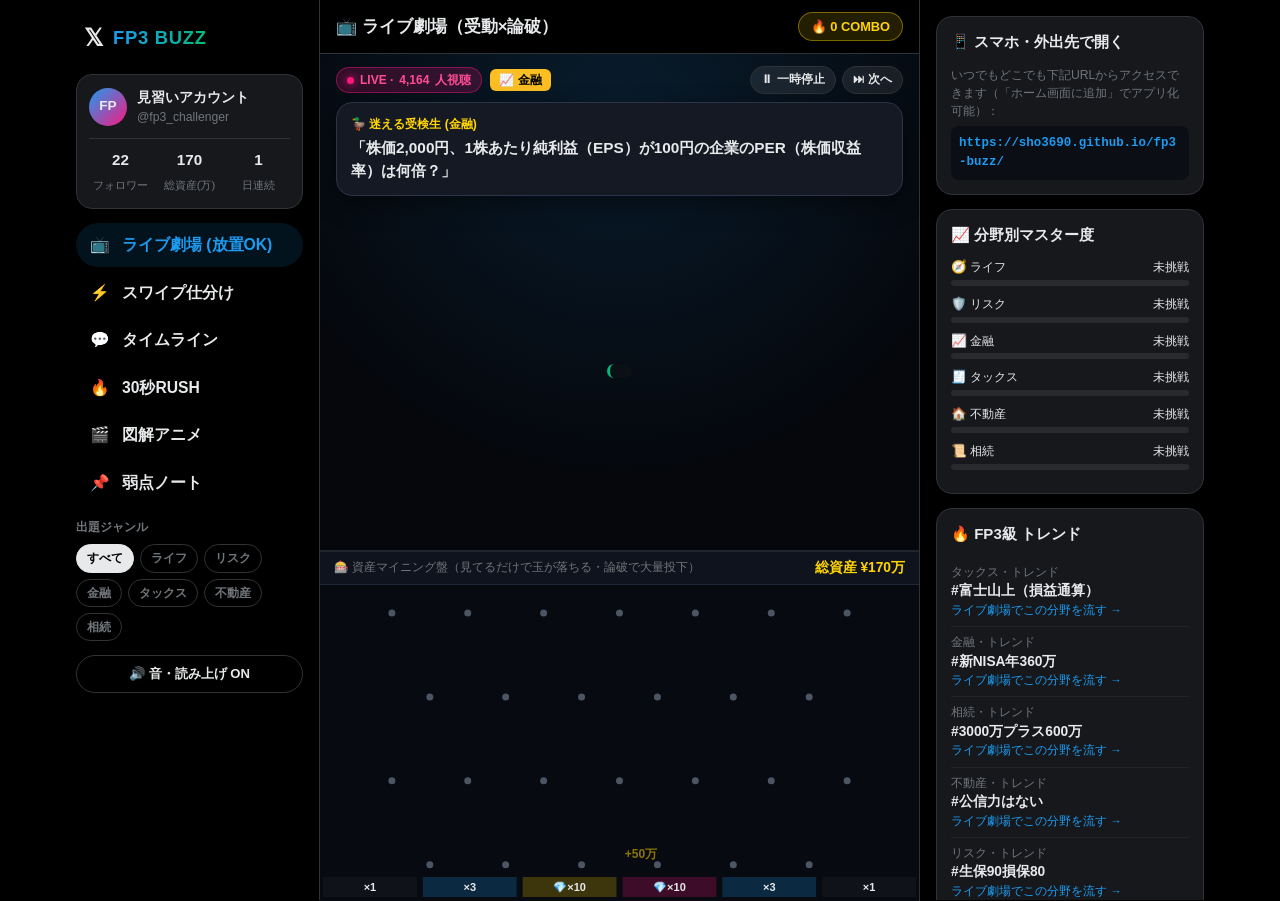
<file: index.html>
<!doctype html>
<html lang="ja">
<head>
  <meta charset="utf-8">
  <meta name="viewport" content="width=device-width, initial-scale=1, maximum-scale=1, user-scalable=no, viewport-fit=cover">
  <meta name="theme-color" content="#000000">
  <meta name="apple-mobile-web-app-capable" content="yes">
  <meta name="apple-mobile-web-app-status-bar-style" content="black-translucent">
  <meta name="apple-mobile-web-app-title" content="FP3 BUZZ">
  <link rel="manifest" href="manifest.json">
  <link rel="icon" href="icon.svg" type="image/svg+xml">
  <link rel="apple-touch-icon" href="icon.svg">
  <title>FP3 BUZZ — 眺めるだけで脳に刺さるFP3級ライブ＆SNS</title>
  <link rel="stylesheet" href="style.css">
</head>
<body>
  <div id="push-toast" class="push-toast" aria-live="polite"></div>
  <canvas id="fx-canvas" aria-hidden="true"></canvas>

  <div class="shell">
    <!-- 左サイドバー：アカウント＆モード切替 -->
    <aside class="sidebar-left">
      <div class="brand">
        <span class="brand-logo">𝕏</span>
        <span class="brand-name">FP3 BUZZ</span>
      </div>

      <div class="profile-card">
        <div class="profile-top">
          <div class="my-avatar" id="my-avatar">FP</div>
          <div>
            <div class="my-name-row">
              <b id="my-rank-name">見習いアカウント</b>
              <span id="my-badge" class="badge-blue" hidden>✔</span>
            </div>
            <div class="my-handle">@fp3_challenger</div>
          </div>
        </div>
        <div class="profile-metrics">
          <div><b id="stat-followers">0</b><span>フォロワー</span></div>
          <div><b id="stat-imp">0</b><span>総資産(万)</span></div>
          <div><b id="stat-streak">0</b><span>日連続</span></div>
        </div>
      </div>

      <nav class="nav-menu" aria-label="モード切替">
        <button type="button" class="nav-item active" data-view="live">
          <span class="nav-ico">📺</span>
          <span>ライブ劇場 (放置OK)</span>
        </button>
        <button type="button" class="nav-item" data-view="swipe">
          <span class="nav-ico">⚡</span>
          <span>スワイプ仕分け</span>
        </button>
        <button type="button" class="nav-item" data-view="timeline">
          <span class="nav-ico">💬</span>
          <span>タイムライン</span>
        </button>
        <button type="button" class="nav-item" data-view="rush">
          <span class="nav-ico">🔥</span>
          <span>30秒RUSH</span>
        </button>
        <button type="button" class="nav-item" data-view="diagrams">
          <span class="nav-ico">🎬</span>
          <span>図解アニメ</span>
        </button>
        <button type="button" class="nav-item" data-view="notes">
          <span class="nav-ico">📌</span>
          <span>弱点ノート</span>
          <span class="nav-count" id="weak-count" hidden>0</span>
        </button>
      </nav>

      <div class="field-filter-wrap">
        <div class="side-label">出題ジャンル</div>
        <div class="field-chips" id="field-chips"></div>
      </div>

      <div class="sound-row">
        <button type="button" class="pill-toggle" id="btn-sound">🔊 音・読み上げ ON</button>
      </div>
    </aside>

    <!-- 中央メインエリア -->
    <main class="main-col">
      <header class="top-bar">
        <div class="top-bar-title" id="view-title">📺 ライブ劇場（受動×論破）</div>
        <div class="combo-pill" id="combo-pill">🔥 0 COMBO</div>
      </header>

      <!-- モバイル用コンパクトステータス & ジャンルバー -->
      <div class="mobile-bar">
        <span>👤 <b id="m-followers">0</b></span>
        <span>💰 <b id="m-imp">120</b>万</span>
        <span>🔥 <b id="m-combo">0</b>連続</span>
        <button type="button" id="m-sound" class="m-btn">🔊</button>
      </div>
      <div class="mobile-chips" id="mobile-field-chips" aria-label="ジャンル切替"></div>

      <!-- 0. ライブ劇場ビュー（上：自動進行チャット劇＆キネティック字幕 / 下：物理ピンボール） -->
      <section id="view-live" class="view-pane active">
        <div class="live-split">
          <!-- 上半分：修羅場チャット＆キネティック字幕＆図解 -->
          <div class="live-top">
            <div class="live-header-bar">
              <span class="live-pill"><i class="live-dot"></i> LIVE · <b id="live-viewers">4,280</b>人視聴</span>
              <span class="live-cat-tag" id="live-cat-tag">ライフ</span>
              <div class="live-ctrl-btns">
                <button type="button" class="mini-ctrl" id="btn-live-pause">⏸ 一時停止</button>
                <button type="button" class="mini-ctrl" id="btn-live-skip">⏭ 次へ</button>
              </div>
            </div>

            <!-- 相談者の吹き出し -->
            <div class="drama-bubble" id="live-drama-bubble">
              <div class="drama-speaker" id="live-speaker">🦆 相談者</div>
              <p class="drama-text" id="live-chat-text">読み込み中…</p>
            </div>

            <!-- ステージ中央：3.5秒の論破チャンス OR キネティック字幕＆図解 -->
            <div class="live-center-stage">
              <!-- A. 3.5秒論破介入ボックス（放置でも自動で進む） -->
              <div class="judge-box" id="live-judge-box" hidden>
                <div class="judge-head">
                  <span>⚡ 論破チャンス！（放置でも自動解説へ進みます）</span>
                  <b id="judge-sec">3.5s</b>
                </div>
                <div class="judge-bar-track"><div class="judge-bar-fill" id="judge-bar-fill"></div></div>
                <div class="judge-btns">
                  <button type="button" class="judge-btn" id="live-opt-a"></button>
                  <button type="button" class="judge-btn" id="live-opt-b"></button>
                </div>
              </div>

              <!-- B. キネティック字幕＆結論・ミニ図解 -->
              <div class="kinetic-box" id="live-kinetic-box" hidden>
                <div class="kinetic-word" id="kinetic-word"></div>
                <div class="kinetic-summary" id="kinetic-summary"></div>
                <div class="kinetic-diag" id="kinetic-diag"></div>
              </div>
            </div>

            <!-- ニコニコ/TikTok Live風の視聴者コメントストリーム -->
            <div class="live-comments" id="live-comments" aria-hidden="true"></div>
          </div>

          <!-- 下半分：常時動く物理ピンボール（Sludge / Split-Screen Retention） -->
          <div class="plinko-bottom">
            <div class="plinko-bar">
              <span>🎰 資産マイニング盤（見てるだけで玉が落ちる・論破で大量投下）</span>
              <b class="plinko-money">総資産 ¥<span id="plinko-yen">120</span>万</b>
            </div>
            <canvas id="plinko-canvas"></canvas>
          </div>
        </div>
      </section>

      <!-- 1. スワイプ仕分けビュー（Tinder / TikTok 式物理ドラッグ） -->
      <section id="view-swipe" class="view-pane" hidden>
        <div class="swipe-hint-bar">
          <span class="hint-left">← ウソ (×)</span>
          <span class="hint-mid">カードを左右に弾く / キー ← →</span>
          <span class="hint-right">ホント (○) →</span>
        </div>

        <div class="deck-stage" id="deck-stage">
          <div class="deck-empty" id="deck-empty" hidden></div>
        </div>

        <div class="swipe-actions">
          <button type="button" class="act-btn act-fake" id="btn-fake" aria-label="ウソ（誤り）">
            <span>✕</span><small>ウソ</small>
          </button>
          <button type="button" class="act-btn act-fact" id="btn-fact" aria-label="ホント（正しい）">
            <span>○</span><small>ホント</small>
          </button>
        </div>

        <div class="swipe-feedback" id="swipe-feedback" hidden></div>
      </section>

      <!-- 2. タイムラインビュー（X風の無限フィード＋コミュニティノート） -->
      <section id="view-timeline" class="view-pane" hidden>
        <div class="timeline-feed" id="timeline-feed"></div>
      </section>

      <!-- 3. 30秒RUSHビュー（アーケード・タイムアタック） -->
      <section id="view-rush" class="view-pane" hidden>
        <div class="rush-arena" id="rush-arena">
          <div class="rush-intro" id="rush-intro">
            <div class="rush-fire">🔥</div>
            <h2>30秒 RUSH チャレンジ</h2>
            <p>制限時間30秒！○×問題を高速でさばききれ。<br>正解で <b>+1秒</b>、連続コンボでフォロワー爆増！</p>
            <div class="rush-best">ハイスコア: <b id="rush-best-score">0</b> 問</div>
            <button type="button" class="primary-cta" id="btn-rush-start">RUSH スタート</button>
          </div>

          <div class="rush-play" id="rush-play" hidden>
            <div class="rush-hud">
              <div class="rush-timer" id="rush-timer">30.0</div>
              <div class="rush-score">正解 <b id="rush-score-num">0</b></div>
            </div>
            <div class="rush-card" id="rush-card">
              <span class="rush-tag" id="rush-tag"></span>
              <p class="rush-q" id="rush-q"></p>
            </div>
            <div class="rush-btns">
              <button type="button" class="act-btn act-fake" id="rush-btn-fake">✕ ウソ</button>
              <button type="button" class="act-btn act-fact" id="rush-btn-fact">○ ホント</button>
            </div>
          </div>

          <div class="rush-result" id="rush-result" hidden>
            <h2 id="rush-res-title">TIME UP!</h2>
            <p class="rush-res-num"><b id="rush-res-score">0</b> 問正解</p>
            <p id="rush-res-gain" class="rush-res-gain"></p>
            <button type="button" class="primary-cta" id="btn-rush-retry">もう1回挑戦</button>
          </div>
        </div>
      </section>

      <!-- 4. 図解アニメビュー -->
      <section id="view-diagrams" class="view-pane" hidden>
        <div class="diagrams-list" id="diagrams-list"></div>
      </section>

      <!-- 5. 弱点ノートビュー -->
      <section id="view-notes" class="view-pane" hidden>
        <div class="notes-list" id="notes-list"></div>
      </section>

      <!-- モバイル下部ナビ -->
      <nav class="mobile-nav" aria-label="モバイルメニュー">
        <button type="button" class="m-nav-btn active" data-view="live">📺<span>劇場</span></button>
        <button type="button" class="m-nav-btn" data-view="swipe">⚡<span>仕分け</span></button>
        <button type="button" class="m-nav-btn" data-view="timeline">💬<span>TL</span></button>
        <button type="button" class="m-nav-btn" data-view="rush">🔥<span>RUSH</span></button>
        <button type="button" class="m-nav-btn" data-view="diagrams">🎬<span>図解</span></button>
        <button type="button" class="m-nav-btn" data-view="notes">📌<span>ノート</span></button>
      </nav>
    </main>

    <!-- 右サイドバー：トレンド＆分野別正答率 -->
    <aside class="sidebar-right">
      <div class="widget">
        <h3>📱 スマホ・外出先で開く</h3>
        <p style="margin:0 0 6px; font-size:0.76rem; color:var(--muted);">いつでもどこでも下記URLからアクセスできます（「ホーム画面に追加」でアプリ化可能）：</p>
        <code style="display:block; padding:8px; border-radius:8px; background:#0b0e14; color:var(--xblue); font-weight:800; font-size:0.78rem; user-select:all; word-break:break-all;">https://sho3690.github.io/fp3-buzz/</code>
      </div>

      <div class="widget">
        <h3>📈 分野別マスター度</h3>
        <div id="mastery-list" class="mastery-list"></div>
      </div>

      <div class="widget">
        <h3>🔥 FP3級 トレンド</h3>
        <div id="trend-list" class="trend-list"></div>
      </div>

      <button type="button" class="danger-link" id="btn-reset">データをリセット</button>
    </aside>
  </div>

  <script src="questions.js"></script>
  <script src="diagrams.js"></script>
  <script src="live_episodes.js"></script>
  <script src="app.js"></script>
</body>
</html>
</file>
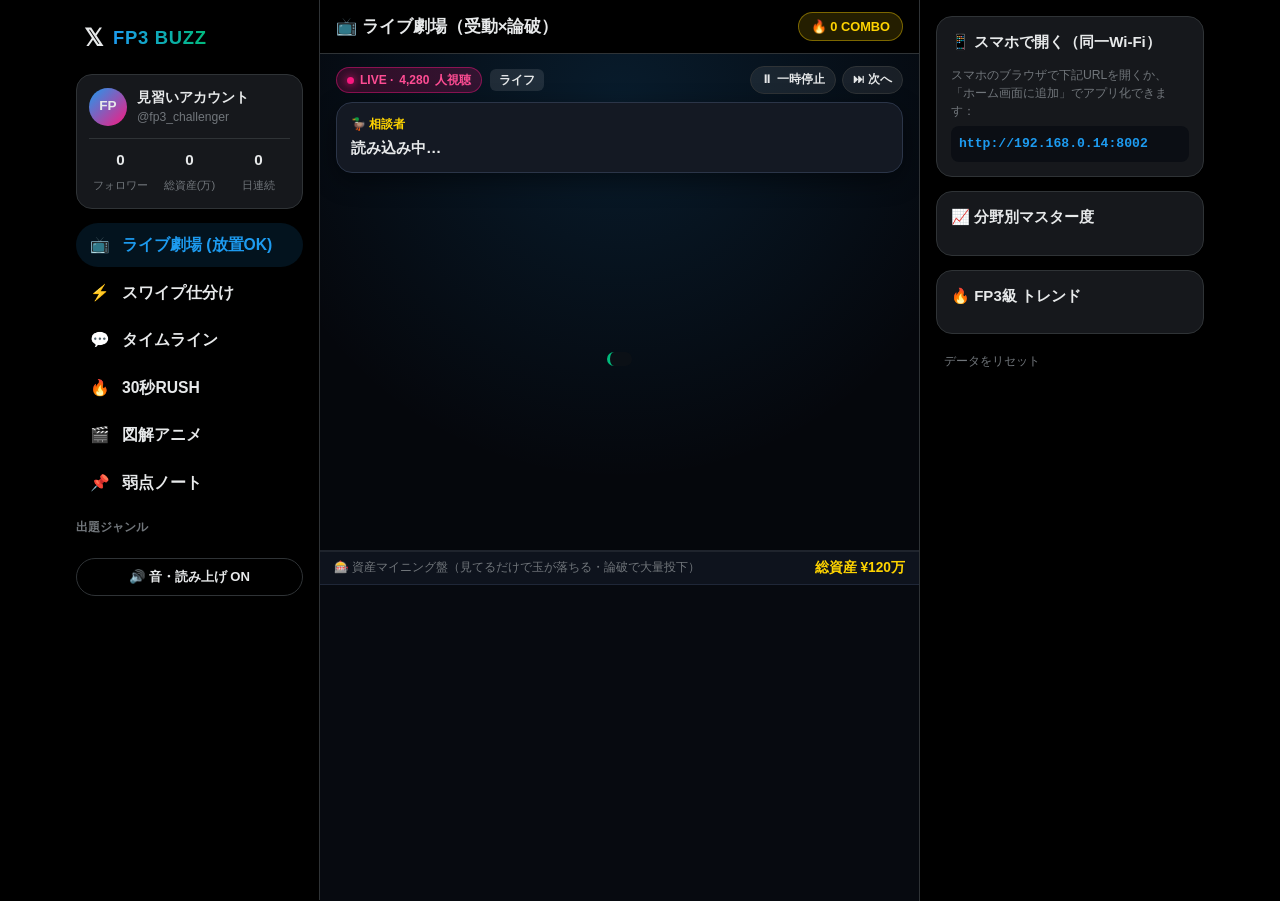
<file: fp3-buzz-mobile.html>
<!doctype html>
<html lang="ja">
<head>
  <meta charset="utf-8">
  <meta name="viewport" content="width=device-width, initial-scale=1, maximum-scale=1, user-scalable=no, viewport-fit=cover">
  <meta name="theme-color" content="#000000">
  <meta name="apple-mobile-web-app-capable" content="yes">
  <meta name="apple-mobile-web-app-status-bar-style" content="black-translucent">
  <meta name="apple-mobile-web-app-title" content="FP3 BUZZ">
  <link rel="manifest" href="manifest.json">
  <link rel="icon" href="icon.svg" type="image/svg+xml">
  <link rel="apple-touch-icon" href="icon.svg">
  <title>FP3 BUZZ — 眺めるだけで脳に刺さるFP3級ライブ＆SNS</title>
  <style>:root {
  --bg: #000000;
  --panel: #0d1117;
  --card: #16181c;
  --border: #2f3336;
  --text: #e7e9ea;
  --muted: #71767b;
  --xblue: #1d9bf0;
  --fact: #00ba7c;
  --fake: #f91880;
  --gold: #ffd400;
}

* {
  box-sizing: border-box;
  -webkit-tap-highlight-color: transparent;
}

html, body {
  margin: 0;
  height: 100%;
  background: var(--bg);
  color: var(--text);
  font-family: -apple-system, BlinkMacSystemFont, "Segoe UI", "Hiragino Sans", "Noto Sans JP", sans-serif;
  line-height: 1.5;
}

button {
  font: inherit;
  color: inherit;
  cursor: pointer;
  background: none;
  border: none;
}

#fx-canvas {
  position: fixed;
  inset: 0;
  width: 100%;
  height: 100%;
  pointer-events: none;
  z-index: 100;
}

/* ---------- プッシュ通知風トースト ---------- */
.push-toast {
  position: fixed;
  top: -80px;
  left: 50%;
  transform: translateX(-50%);
  z-index: 90;
  background: rgba(29, 155, 240, 0.95);
  color: #ffffff;
  font-weight: 700;
  font-size: 0.88rem;
  padding: 10px 18px;
  border-radius: 999px;
  box-shadow: 0 8px 30px rgba(29, 155, 240, 0.45);
  transition: top 0.32s cubic-bezier(0.22, 1, 0.36, 1);
  white-space: nowrap;
  pointer-events: none;
}

.push-toast.show {
  top: 16px;
}

/* ---------- 3カラムシェル ---------- */
.shell {
  display: grid;
  grid-template-columns: 260px minmax(0, 600px) 300px;
  justify-content: center;
  min-height: 100vh;
  min-height: 100dvh;
  max-width: 1200px;
  margin: 0 auto;
}

/* ---------- 左サイドバー ---------- */
.sidebar-left {
  position: sticky;
  top: 0;
  height: 100vh;
  padding: 16px;
  border-right: 1px solid var(--border);
  display: flex;
  flex-direction: column;
  gap: 14px;
  overflow-y: auto;
}

.brand {
  display: flex;
  align-items: center;
  gap: 10px;
  padding: 4px 8px;
}

.brand-logo {
  font-size: 1.5rem;
  font-weight: 900;
}

.brand-name {
  font-size: 1.15rem;
  font-weight: 900;
  letter-spacing: 0.04em;
  background: linear-gradient(90deg, var(--xblue), var(--fact));
  -webkit-background-clip: text;
  -webkit-text-fill-color: transparent;
}

.profile-card {
  background: var(--card);
  border: 1px solid var(--border);
  border-radius: 16px;
  padding: 12px;
}

.profile-top {
  display: flex;
  align-items: center;
  gap: 10px;
}

.my-avatar {
  width: 38px;
  height: 38px;
  border-radius: 50%;
  background: linear-gradient(135deg, var(--xblue), var(--fake));
  display: grid;
  place-items: center;
  font-weight: 900;
  font-size: 0.85rem;
}

.my-name-row {
  display: flex;
  align-items: center;
  gap: 4px;
  font-size: 0.88rem;
}

.badge-blue {
  color: var(--xblue);
  font-size: 0.85rem;
}

.badge-gold {
  color: var(--gold);
}

.my-handle {
  font-size: 0.76rem;
  color: var(--muted);
}

.profile-metrics {
  display: grid;
  grid-template-columns: repeat(3, 1fr);
  gap: 6px;
  margin-top: 12px;
  padding-top: 10px;
  border-top: 1px solid var(--border);
  text-align: center;
}

.profile-metrics b {
  display: block;
  font-size: 0.95rem;
  font-variant-numeric: tabular-nums;
}

.profile-metrics span {
  font-size: 0.7rem;
  color: var(--muted);
}

.nav-menu {
  display: flex;
  flex-direction: column;
  gap: 4px;
}

.nav-item {
  display: flex;
  align-items: center;
  gap: 12px;
  padding: 10px 14px;
  border-radius: 999px;
  font-size: 0.98rem;
  font-weight: 600;
  transition: background 0.15s ease;
  text-align: left;
}

.nav-item:hover {
  background: rgba(255, 255, 255, 0.08);
}

.nav-item.active {
  font-weight: 800;
  color: var(--xblue);
  background: rgba(29, 155, 240, 0.12);
}

.nav-count {
  margin-left: auto;
  background: var(--fake);
  color: #ffffff;
  font-size: 0.72rem;
  font-weight: 800;
  padding: 2px 7px;
  border-radius: 999px;
}

.side-label {
  font-size: 0.75rem;
  font-weight: 700;
  color: var(--muted);
  margin-bottom: 8px;
}

.field-chips {
  display: flex;
  flex-wrap: wrap;
  gap: 6px;
}

.f-chip {
  padding: 4px 10px;
  border-radius: 999px;
  font-size: 0.76rem;
  font-weight: 700;
  border: 1px solid var(--border);
  color: var(--muted);
}

.f-chip.active {
  background: var(--text);
  color: #000000;
  border-color: var(--text);
}

.pill-toggle {
  width: 100%;
  padding: 8px 12px;
  border-radius: 999px;
  border: 1px solid var(--border);
  font-size: 0.82rem;
  font-weight: 700;
}

/* ---------- 中央メインカラム ---------- */
.main-col {
  border-right: 1px solid var(--border);
  display: flex;
  flex-direction: column;
  min-height: 100vh;
}

.top-bar {
  position: sticky;
  top: 0;
  z-index: 20;
  display: flex;
  align-items: center;
  justify-content: space-between;
  padding: 12px 16px;
  background: rgba(0, 0, 0, 0.82);
  backdrop-filter: blur(12px);
  border-bottom: 1px solid var(--border);
}

.top-bar-title {
  font-size: 1.05rem;
  font-weight: 800;
}

.combo-pill {
  padding: 4px 12px;
  border-radius: 999px;
  background: rgba(255, 212, 0, 0.14);
  border: 1px solid rgba(255, 212, 0, 0.4);
  color: var(--gold);
  font-size: 0.8rem;
  font-weight: 800;
}

.mobile-bar, .mobile-chips, .mobile-nav {
  display: none;
}

.view-pane {
  flex: 1;
  display: flex;
  flex-direction: column;
}

.view-pane[hidden] {
  display: none;
}

/* ---------- 1. スワイプ仕分けビュー ---------- */
.swipe-hint-bar {
  display: flex;
  justify-content: space-between;
  padding: 10px 18px 0;
  font-size: 0.78rem;
  font-weight: 700;
}

.hint-left { color: var(--fake); }
.hint-mid { color: var(--muted); }
.hint-right { color: var(--fact); }

.deck-stage {
  position: relative;
  flex: 1;
  min-height: 360px;
  margin: 12px 18px;
  display: grid;
  place-items: center;
}

.swipe-card {
  position: absolute;
  width: 100%;
  max-width: 460px;
  min-height: 320px;
  background: var(--card);
  border: 1.5px solid var(--border);
  border-radius: 22px;
  padding: 22px;
  display: flex;
  flex-direction: column;
  justify-content: space-between;
  user-select: none;
  touch-action: none;
  cursor: grab;
  box-shadow: 0 18px 45px rgba(0, 0, 0, 0.65);
  transition: transform 0.22s ease, opacity 0.22s ease;
}

.swipe-card.dragging {
  transition: none;
  cursor: grabbing;
}

.swipe-card.behind {
  transform: scale(0.95) translateY(12px);
  opacity: 0.55;
  pointer-events: none;
}

.card-stamp {
  position: absolute;
  top: 22px;
  padding: 4px 14px;
  border-radius: 8px;
  font-size: 1.4rem;
  font-weight: 900;
  letter-spacing: 0.08em;
  border: 3px solid;
  opacity: 0;
  pointer-events: none;
}

.stamp-fact {
  left: 20px;
  color: var(--fact);
  border-color: var(--fact);
  transform: rotate(-12deg);
}

.stamp-fake {
  right: 20px;
  color: var(--fake);
  border-color: var(--fake);
  transform: rotate(12deg);
}

.sc-top {
  display: flex;
  align-items: center;
  justify-content: space-between;
  gap: 8px;
}

.sc-field {
  font-size: 0.78rem;
  font-weight: 800;
  padding: 3px 10px;
  border-radius: 999px;
  color: #000000;
}

.sc-badge {
  font-size: 0.75rem;
  font-weight: 700;
  color: var(--muted);
}

.sc-question {
  font-size: 1.18rem;
  font-weight: 700;
  line-height: 1.6;
  margin: 18px 0;
}

.sc-footer {
  font-size: 0.76rem;
  color: var(--muted);
  display: flex;
  justify-content: space-between;
}

.swipe-actions {
  display: flex;
  justify-content: center;
  gap: 24px;
  padding: 6px 18px 16px;
}

.act-btn {
  display: flex;
  flex-direction: column;
  align-items: center;
  justify-content: center;
  width: 84px;
  height: 64px;
  border-radius: 18px;
  font-weight: 900;
  border: 1.5px solid var(--border);
  background: var(--card);
  transition: transform 0.12s ease, background 0.15s ease;
}

.act-btn:active {
  transform: scale(0.94);
}

.act-fake {
  color: var(--fake);
  border-color: rgba(249, 24, 128, 0.4);
}
.act-fake:hover { background: rgba(249, 24, 128, 0.12); }

.act-fact {
  color: var(--fact);
  border-color: rgba(0, 186, 124, 0.4);
}
.act-fact:hover { background: rgba(0, 186, 124, 0.12); }

.act-btn span {
  font-size: 1.4rem;
  line-height: 1.1;
}

.act-btn small {
  font-size: 0.72rem;
}

.swipe-feedback {
  margin: 0 18px 18px;
  padding: 12px 14px;
  border-radius: 14px;
  background: var(--panel);
  border-left: 4px solid var(--xblue);
  font-size: 0.86rem;
}

.swipe-feedback.ok { border-left-color: var(--fact); }
.swipe-feedback.ng { border-left-color: var(--fake); }
.swipe-feedback b { display: block; margin-bottom: 3px; }
.swipe-feedback p { margin: 0; color: var(--muted); font-size: 0.8rem; }

/* ---------- 2. タイムラインビュー（X風） ---------- */
.timeline-feed {
  display: flex;
  flex-direction: column;
}

.post-card {
  padding: 16px;
  border-bottom: 1px solid var(--border);
  transition: background 0.15s ease;
}

.post-head {
  display: flex;
  align-items: center;
  gap: 10px;
  margin-bottom: 8px;
}

.post-avatar {
  width: 36px;
  height: 36px;
  border-radius: 50%;
  display: grid;
  place-items: center;
  font-size: 1rem;
  color: #000;
  font-weight: 800;
}

.post-author {
  font-size: 0.9rem;
  font-weight: 800;
}

.post-meta {
  font-size: 0.78rem;
  color: var(--muted);
}

.post-body {
  font-size: 1rem;
  font-weight: 600;
  margin: 0 0 12px;
  line-height: 1.55;
}

.post-options {
  display: grid;
  gap: 8px;
}

.post-opt {
  text-align: left;
  padding: 10px 14px;
  border-radius: 12px;
  border: 1px solid var(--border);
  background: var(--card);
  font-size: 0.9rem;
  font-weight: 600;
  transition: border-color 0.15s ease, background 0.15s ease;
}

.post-opt:hover:not(:disabled) {
  border-color: var(--xblue);
  background: rgba(29, 155, 240, 0.08);
}

.post-opt.is-ok {
  border-color: var(--fact);
  background: rgba(0, 186, 124, 0.16);
}

.post-opt.is-ng {
  border-color: var(--fake);
  background: rgba(249, 24, 128, 0.16);
}

.comm-note {
  margin-top: 12px;
  padding: 12px;
  border-radius: 12px;
  background: #11161d;
  border: 1px solid var(--border);
  font-size: 0.84rem;
}

.comm-note-head {
  font-weight: 800;
  color: var(--xblue);
  margin-bottom: 4px;
  font-size: 0.8rem;
}

.comm-note-point {
  font-weight: 700;
  margin: 0 0 4px;
}

.comm-note-trap {
  color: var(--muted);
  margin: 0;
  font-size: 0.8rem;
}

.load-more-btn {
  margin: 16px;
  padding: 12px;
  border-radius: 999px;
  border: 1px solid var(--border);
  color: var(--xblue);
  font-weight: 800;
}

/* ---------- 3. 30秒 RUSH ビュー ---------- */
.rush-arena {
  flex: 1;
  display: flex;
  flex-direction: column;
  justify-content: center;
  padding: 24px;
  text-align: center;
}

.rush-fire { font-size: 3.2rem; }
.rush-best { margin: 14px 0 20px; color: var(--gold); font-size: 0.95rem; }

.primary-cta {
  display: inline-block;
  padding: 14px 32px;
  border-radius: 999px;
  background: var(--xblue);
  color: #ffffff;
  font-weight: 900;
  font-size: 1rem;
}

.rush-hud {
  display: flex;
  justify-content: space-between;
  align-items: center;
  margin-bottom: 16px;
}

.rush-timer {
  font-size: 2.2rem;
  font-weight: 900;
  color: var(--gold);
  font-variant-numeric: tabular-nums;
}

.rush-score {
  font-size: 1.1rem;
  font-weight: 800;
}

.rush-card {
  background: var(--card);
  border: 1px solid var(--border);
  border-radius: 20px;
  padding: 22px;
  min-height: 180px;
  display: flex;
  flex-direction: column;
  justify-content: center;
  margin-bottom: 18px;
}

.rush-tag {
  font-size: 0.78rem;
  color: var(--xblue);
  font-weight: 800;
  margin-bottom: 8px;
}

.rush-q {
  margin: 0;
  font-size: 1.08rem;
  font-weight: 700;
}

.rush-btns {
  display: grid;
  grid-template-columns: 1fr 1fr;
  gap: 14px;
}

.rush-btns .act-btn {
  width: 100%;
  height: 60px;
  flex-direction: row;
  gap: 8px;
  font-size: 1rem;
}

.rush-res-num {
  font-size: 2.4rem;
  margin: 8px 0;
  color: var(--fact);
}

.rush-res-gain {
  color: var(--gold);
  font-weight: 700;
  margin-bottom: 18px;
}

/* ---------- 4. 弱点ノートビュー ---------- */
.notes-list {
  padding: 16px;
  display: flex;
  flex-direction: column;
  gap: 12px;
}

.note-item {
  background: var(--card);
  border: 1px solid var(--border);
  border-radius: 14px;
  padding: 14px;
}

.note-item-head {
  display: flex;
  justify-content: space-between;
  align-items: center;
  margin-bottom: 6px;
  font-size: 0.76rem;
  color: var(--muted);
}

.note-clear-btn {
  color: var(--fact);
  font-weight: 800;
  font-size: 0.76rem;
}

/* ---------- 右サイドバー ---------- */
.sidebar-right {
  position: sticky;
  top: 0;
  height: 100vh;
  padding: 16px;
  display: flex;
  flex-direction: column;
  gap: 14px;
  overflow-y: auto;
}

.widget {
  background: var(--card);
  border: 1px solid var(--border);
  border-radius: 16px;
  padding: 14px;
}

.widget h3 {
  margin: 0 0 12px;
  font-size: 0.94rem;
}

.mastery-row {
  margin-bottom: 9px;
}

.mastery-top {
  display: flex;
  justify-content: space-between;
  font-size: 0.78rem;
  margin-bottom: 3px;
}

.mastery-track {
  height: 6px;
  border-radius: 999px;
  background: rgba(255, 255, 255, 0.08);
  overflow: hidden;
}

.mastery-fill {
  height: 100%;
  border-radius: 999px;
}

.trend-item {
  padding: 7px 0;
  border-bottom: 1px solid rgba(255, 255, 255, 0.05);
}

.trend-item:last-child { border-bottom: none; }
.trend-cat { font-size: 0.72rem; color: var(--muted); }
.trend-word { font-size: 0.86rem; font-weight: 800; }
.trend-cnt { font-size: 0.72rem; color: var(--xblue); }

.danger-link {
  color: var(--muted);
  font-size: 0.76rem;
  text-align: left;
  padding: 4px 8px;
}

.danger-link:hover { color: var(--fake); }

/* ---------- レスポンシブ（スマホ・狭幅） ---------- */
@media (max-width: 1000px) {
  .shell {
    grid-template-columns: 220px minmax(0, 1fr);
  }
  .sidebar-right {
    display: none;
  }
}

@media (max-width: 700px) {
  .shell {
    grid-template-columns: 1fr;
  }
  .sidebar-left {
    display: none;
  }
  .main-col {
    border-right: none;
    padding-bottom: 64px;
  }
  .mobile-bar {
    display: flex;
    align-items: center;
    justify-content: space-between;
    padding: 6px 14px;
    background: var(--panel);
    border-bottom: 1px solid var(--border);
    font-size: 0.8rem;
  }
  .mobile-chips {
    display: flex;
    gap: 6px;
    padding: 6px 12px;
    overflow-x: auto;
    scrollbar-width: none;
    background: #080b10;
    border-bottom: 1px solid var(--border);
  }
  .mobile-chips::-webkit-scrollbar { display: none; }
  .mobile-chips .f-chip {
    flex: none;
  }
  .live-split {
    height: calc(100dvh - 172px - env(safe-area-inset-bottom));
  }
  .mobile-nav {
    position: fixed;
    bottom: 0;
    left: 0;
    right: 0;
    z-index: 30;
    display: grid;
    grid-template-columns: repeat(6, 1fr);
    background: rgba(0, 0, 0, 0.94);
    backdrop-filter: blur(10px);
    border-top: 1px solid var(--border);
    padding-bottom: env(safe-area-inset-bottom);
  }
  .m-nav-btn {
    padding: 8px 4px;
    display: flex;
    flex-direction: column;
    align-items: center;
    font-size: 0.7rem;
    color: var(--muted);
  }
  .m-nav-btn.active {
    color: var(--xblue);
    font-weight: 800;
  }
}

/* ---------- 5. 図解アニメビュー & インライン図解 ---------- */
.diagrams-list {
  padding: 16px;
  display: flex;
  flex-direction: column;
  gap: 16px;
}

.diag-card {
  background: var(--card);
  border: 1px solid var(--border);
  border-radius: 18px;
  padding: 16px;
}

.diag-head {
  display: flex;
  justify-content: space-between;
  align-items: flex-start;
  gap: 10px;
  margin-bottom: 10px;
}

.diag-title {
  margin: 0;
  font-size: 1rem;
  font-weight: 800;
}

.diag-sub {
  margin: 2px 0 0;
  font-size: 0.78rem;
  color: var(--muted);
}

.diag-replay {
  flex: none;
  padding: 4px 10px;
  border-radius: 999px;
  border: 1px solid var(--border);
  font-size: 0.74rem;
  font-weight: 700;
  color: var(--xblue);
}

.diag-stage {
  background: #0b0e14;
  border-radius: 14px;
  padding: 8px;
  overflow: hidden;
}

.diag-svg {
  width: 100%;
  height: auto;
  display: block;
}

/* SVG キーフレームアニメーション */
.diag-seesaw .seesaw-arm {
  transform-origin: 180px 119px;
  animation: seesawTilt 2.8s ease-in-out infinite alternate;
}

@keyframes seesawTilt {
  0% { transform: rotate(-7deg); }
  100% { transform: rotate(7deg); }
}

.diag-instax .tax-row {
  opacity: 0;
  animation: rowReveal 0.45s ease forwards;
}
.diag-instax .row-1 { animation-delay: 0.1s; }
.diag-instax .row-2 { animation-delay: 0.45s; }
.diag-instax .row-3 { animation-delay: 0.8s; }

@keyframes rowReveal {
  from { opacity: 0; transform: translateX(-14px); }
  to { opacity: 1; transform: translateX(0); }
}

.diag-pension rect {
  transform-origin: center 130px;
  animation: barRise 0.8s cubic-bezier(0.22, 1, 0.36, 1) forwards;
}
.diag-pension .bar-grow-2 { animation-delay: 0.2s; }
.diag-pension .bar-grow-3 { animation-delay: 0.4s; }

@keyframes barRise {
  from { transform: scaleY(0); }
  to { transform: scaleY(1); }
}

.diag-soneki .soneki-slide {
  animation: sonekiPull 2.2s ease-in-out infinite alternate;
}

@keyframes sonekiPull {
  0% { transform: translateX(12px); }
  100% { transform: translateX(-10px); }
}

.diag-bldg .bldg-floor-2 {
  opacity: 0;
  animation: floorPop 0.5s 0.3s ease forwards;
}
.diag-bldg .bldg-floor-3 {
  opacity: 0;
  animation: floorPop 0.5s 0.65s ease forwards;
}

@keyframes floorPop {
  from { opacity: 0; transform: translateY(10px); }
  to { opacity: 1; transform: translateY(0); }
}

.diag-timeline .tl-progress {
  stroke-dasharray: 300;
  stroke-dashoffset: 300;
  animation: tlDraw 1.6s ease-out forwards;
}

@keyframes tlDraw {
  to { stroke-dashoffset: 0; }
}

.inline-diag-btn {
  margin-top: 8px;
  display: inline-block;
  padding: 5px 12px;
  border-radius: 999px;
  background: rgba(29, 155, 240, 0.14);
  color: var(--xblue);
  font-size: 0.78rem;
  font-weight: 800;
}

.inline-diag-wrap {
  margin-top: 8px;
  background: #0b0e14;
  border-radius: 12px;
  padding: 6px;
}

/* ---------- 0. ライブ劇場（受動×論破×物理ピンボール Split-Screen） ---------- */
.live-split {
  display: flex;
  flex-direction: column;
  height: calc(100vh - 53px);
  height: calc(100dvh - 53px);
  overflow: hidden;
}

.live-top {
  position: relative;
  flex: 1.35;
  min-height: 0;
  padding: 12px 16px;
  display: flex;
  flex-direction: column;
  justify-content: space-between;
  background: radial-gradient(circle at 50% 10%, rgba(29, 155, 240, 0.14), transparent 70%), #05070c;
  border-bottom: 2px solid #1f242d;
  overflow: hidden;
}

.live-header-bar {
  display: flex;
  align-items: center;
  gap: 8px;
  z-index: 2;
}

.live-pill {
  display: inline-flex;
  align-items: center;
  gap: 6px;
  padding: 3px 10px;
  border-radius: 999px;
  background: rgba(249, 24, 128, 0.18);
  border: 1px solid rgba(249, 24, 128, 0.45);
  color: #ff4d94;
  font-size: 0.75rem;
  font-weight: 800;
}

.live-dot {
  width: 7px;
  height: 7px;
  border-radius: 50%;
  background: #f91880;
  box-shadow: 0 0 8px #f91880;
  animation: pulseDot 1s infinite alternate;
}

@keyframes pulseDot {
  from { opacity: 0.4; }
  to { opacity: 1; }
}

.live-cat-tag {
  font-size: 0.75rem;
  font-weight: 800;
  padding: 2px 9px;
  border-radius: 6px;
  background: rgba(255, 255, 255, 0.1);
}

.live-ctrl-btns {
  margin-left: auto;
  display: flex;
  gap: 6px;
}

.mini-ctrl {
  padding: 4px 10px;
  border-radius: 999px;
  background: rgba(255, 255, 255, 0.08);
  border: 1px solid var(--border);
  font-size: 0.74rem;
  font-weight: 700;
}

.drama-bubble {
  position: relative;
  z-index: 2;
  background: #141923;
  border: 1.5px solid #2b3548;
  border-radius: 16px;
  padding: 12px 14px;
  margin-top: 8px;
  box-shadow: 0 8px 24px rgba(0, 0, 0, 0.45);
  animation: popIn 0.28s cubic-bezier(0.18, 0.89, 0.32, 1.28);
}

@keyframes popIn {
  from { opacity: 0; transform: translateY(8px) scale(0.96); }
  to { opacity: 1; transform: translateY(0) scale(1); }
}

.drama-speaker {
  font-size: 0.76rem;
  font-weight: 800;
  color: var(--gold);
  margin-bottom: 4px;
}

.drama-text {
  margin: 0;
  font-size: 0.96rem;
  font-weight: 700;
  line-height: 1.48;
}

.live-center-stage {
  position: relative;
  z-index: 2;
  flex: 1;
  display: flex;
  flex-direction: column;
  justify-content: center;
  margin: 8px 0;
}

.judge-box {
  background: rgba(22, 24, 28, 0.92);
  border: 1.5px solid rgba(255, 212, 0, 0.45);
  border-radius: 16px;
  padding: 12px;
}

.judge-head {
  display: flex;
  justify-content: space-between;
  font-size: 0.76rem;
  font-weight: 800;
  color: var(--gold);
  margin-bottom: 6px;
}

.judge-bar-track {
  height: 5px;
  border-radius: 999px;
  background: rgba(255, 255, 255, 0.12);
  overflow: hidden;
  margin-bottom: 10px;
}

.judge-bar-fill {
  height: 100%;
  width: 100%;
  background: linear-gradient(90deg, var(--gold), var(--fake));
  transform-origin: left;
}

.judge-btns {
  display: grid;
  grid-template-columns: 1fr 1fr;
  gap: 10px;
}

.judge-btn {
  padding: 12px 10px;
  border-radius: 12px;
  background: #1f2633;
  border: 1.5px solid #38465e;
  font-size: 0.88rem;
  font-weight: 800;
  line-height: 1.35;
  transition: transform 0.12s ease, border-color 0.15s ease, background 0.15s ease;
}

.judge-btn:hover {
  border-color: var(--xblue);
  background: rgba(29, 155, 240, 0.16);
}

.judge-btn:active {
  transform: scale(0.96);
}

/* キネティック字幕（1〜3語が巨大バウンス） */
.kinetic-box {
  text-align: center;
  display: flex;
  flex-direction: column;
  align-items: center;
  justify-content: center;
  gap: 6px;
}

.kinetic-word {
  font-size: 1.55rem;
  font-weight: 900;
  letter-spacing: 0.02em;
  color: #ffffff;
  text-shadow: 0 0 22px rgba(29, 155, 240, 0.85), 0 4px 12px rgba(0, 0, 0, 0.9);
  padding: 4px 12px;
}

.kinetic-word.pop {
  animation: kineticBounce 0.36s cubic-bezier(0.18, 0.89, 0.32, 1.35);
}

.kinetic-word.highlight {
  color: var(--gold);
  font-size: 1.72rem;
  text-shadow: 0 0 26px rgba(255, 212, 0, 0.85);
}

@keyframes kineticBounce {
  0% { opacity: 0; transform: scale(0.45) rotate(-3deg); }
  70% { opacity: 1; transform: scale(1.08) rotate(1deg); }
  100% { opacity: 1; transform: scale(1) rotate(0deg); }
}

.kinetic-summary {
  font-size: 0.82rem;
  color: #c9d4e5;
  background: rgba(13, 17, 23, 0.88);
  border-left: 3px solid var(--fact);
  padding: 7px 11px;
  border-radius: 8px;
  max-width: 96%;
  text-align: left;
}

.kinetic-diag {
  width: 100%;
  max-width: 320px;
}

.kinetic-diag svg {
  max-height: 115px;
  width: 100%;
}

/* ライブコメント弾幕（右下オーバーレイ） */
.live-comments {
  position: absolute;
  right: 12px;
  bottom: 8px;
  width: 210px;
  pointer-events: none;
  display: flex;
  flex-direction: column;
  gap: 4px;
  z-index: 3;
}

.live-cmt {
  align-self: flex-end;
  background: rgba(0, 0, 0, 0.68);
  border: 1px solid rgba(255, 255, 255, 0.12);
  padding: 3px 9px;
  border-radius: 999px;
  font-size: 0.72rem;
  color: #e7e9ea;
  animation: cmtFloat 2.8s ease-out forwards;
}

@keyframes cmtFloat {
  0% { opacity: 0; transform: translateY(10px); }
  15% { opacity: 0.95; transform: translateY(0); }
  85% { opacity: 0.95; }
  100% { opacity: 0; transform: translateY(-12px); }
}

/* 下半分：物理ピンボールマイニング盤 */
.plinko-bottom {
  flex: 1;
  min-height: 185px;
  background: #070a10;
  display: flex;
  flex-direction: column;
}

.plinko-bar {
  display: flex;
  justify-content: space-between;
  align-items: center;
  padding: 6px 14px;
  background: #0e131d;
  border-bottom: 1px solid #1f2738;
  font-size: 0.74rem;
  color: var(--muted);
}

.plinko-money {
  color: var(--gold);
  font-size: 0.86rem;
  font-variant-numeric: tabular-nums;
}

#plinko-canvas {
  flex: 1;
  width: 100%;
  height: 100%;
  display: block;
  cursor: pointer;
}
</style>
</head>
<body>
  <div id="push-toast" class="push-toast" aria-live="polite"></div>
  <canvas id="fx-canvas" aria-hidden="true"></canvas>

  <div class="shell">
    <!-- 左サイドバー：アカウント＆モード切替 -->
    <aside class="sidebar-left">
      <div class="brand">
        <span class="brand-logo">𝕏</span>
        <span class="brand-name">FP3 BUZZ</span>
      </div>

      <div class="profile-card">
        <div class="profile-top">
          <div class="my-avatar" id="my-avatar">FP</div>
          <div>
            <div class="my-name-row">
              <b id="my-rank-name">見習いアカウント</b>
              <span id="my-badge" class="badge-blue" hidden>✔</span>
            </div>
            <div class="my-handle">@fp3_challenger</div>
          </div>
        </div>
        <div class="profile-metrics">
          <div><b id="stat-followers">0</b><span>フォロワー</span></div>
          <div><b id="stat-imp">0</b><span>総資産(万)</span></div>
          <div><b id="stat-streak">0</b><span>日連続</span></div>
        </div>
      </div>

      <nav class="nav-menu" aria-label="モード切替">
        <button type="button" class="nav-item active" data-view="live">
          <span class="nav-ico">📺</span>
          <span>ライブ劇場 (放置OK)</span>
        </button>
        <button type="button" class="nav-item" data-view="swipe">
          <span class="nav-ico">⚡</span>
          <span>スワイプ仕分け</span>
        </button>
        <button type="button" class="nav-item" data-view="timeline">
          <span class="nav-ico">💬</span>
          <span>タイムライン</span>
        </button>
        <button type="button" class="nav-item" data-view="rush">
          <span class="nav-ico">🔥</span>
          <span>30秒RUSH</span>
        </button>
        <button type="button" class="nav-item" data-view="diagrams">
          <span class="nav-ico">🎬</span>
          <span>図解アニメ</span>
        </button>
        <button type="button" class="nav-item" data-view="notes">
          <span class="nav-ico">📌</span>
          <span>弱点ノート</span>
          <span class="nav-count" id="weak-count" hidden>0</span>
        </button>
      </nav>

      <div class="field-filter-wrap">
        <div class="side-label">出題ジャンル</div>
        <div class="field-chips" id="field-chips"></div>
      </div>

      <div class="sound-row">
        <button type="button" class="pill-toggle" id="btn-sound">🔊 音・読み上げ ON</button>
      </div>
    </aside>

    <!-- 中央メインエリア -->
    <main class="main-col">
      <header class="top-bar">
        <div class="top-bar-title" id="view-title">📺 ライブ劇場（受動×論破）</div>
        <div class="combo-pill" id="combo-pill">🔥 0 COMBO</div>
      </header>

      <!-- モバイル用コンパクトステータス & ジャンルバー -->
      <div class="mobile-bar">
        <span>👤 <b id="m-followers">0</b></span>
        <span>💰 <b id="m-imp">120</b>万</span>
        <span>🔥 <b id="m-combo">0</b>連続</span>
        <button type="button" id="m-sound" class="m-btn">🔊</button>
      </div>
      <div class="mobile-chips" id="mobile-field-chips" aria-label="ジャンル切替"></div>

      <!-- 0. ライブ劇場ビュー（上：自動進行チャット劇＆キネティック字幕 / 下：物理ピンボール） -->
      <section id="view-live" class="view-pane active">
        <div class="live-split">
          <!-- 上半分：修羅場チャット＆キネティック字幕＆図解 -->
          <div class="live-top">
            <div class="live-header-bar">
              <span class="live-pill"><i class="live-dot"></i> LIVE · <b id="live-viewers">4,280</b>人視聴</span>
              <span class="live-cat-tag" id="live-cat-tag">ライフ</span>
              <div class="live-ctrl-btns">
                <button type="button" class="mini-ctrl" id="btn-live-pause">⏸ 一時停止</button>
                <button type="button" class="mini-ctrl" id="btn-live-skip">⏭ 次へ</button>
              </div>
            </div>

            <!-- 相談者の吹き出し -->
            <div class="drama-bubble" id="live-drama-bubble">
              <div class="drama-speaker" id="live-speaker">🦆 相談者</div>
              <p class="drama-text" id="live-chat-text">読み込み中…</p>
            </div>

            <!-- ステージ中央：3.5秒の論破チャンス OR キネティック字幕＆図解 -->
            <div class="live-center-stage">
              <!-- A. 3.5秒論破介入ボックス（放置でも自動で進む） -->
              <div class="judge-box" id="live-judge-box" hidden>
                <div class="judge-head">
                  <span>⚡ 論破チャンス！（放置でも自動解説へ進みます）</span>
                  <b id="judge-sec">3.5s</b>
                </div>
                <div class="judge-bar-track"><div class="judge-bar-fill" id="judge-bar-fill"></div></div>
                <div class="judge-btns">
                  <button type="button" class="judge-btn" id="live-opt-a"></button>
                  <button type="button" class="judge-btn" id="live-opt-b"></button>
                </div>
              </div>

              <!-- B. キネティック字幕＆結論・ミニ図解 -->
              <div class="kinetic-box" id="live-kinetic-box" hidden>
                <div class="kinetic-word" id="kinetic-word"></div>
                <div class="kinetic-summary" id="kinetic-summary"></div>
                <div class="kinetic-diag" id="kinetic-diag"></div>
              </div>
            </div>

            <!-- ニコニコ/TikTok Live風の視聴者コメントストリーム -->
            <div class="live-comments" id="live-comments" aria-hidden="true"></div>
          </div>

          <!-- 下半分：常時動く物理ピンボール（Sludge / Split-Screen Retention） -->
          <div class="plinko-bottom">
            <div class="plinko-bar">
              <span>🎰 資産マイニング盤（見てるだけで玉が落ちる・論破で大量投下）</span>
              <b class="plinko-money">総資産 ¥<span id="plinko-yen">120</span>万</b>
            </div>
            <canvas id="plinko-canvas"></canvas>
          </div>
        </div>
      </section>

      <!-- 1. スワイプ仕分けビュー（Tinder / TikTok 式物理ドラッグ） -->
      <section id="view-swipe" class="view-pane" hidden>
        <div class="swipe-hint-bar">
          <span class="hint-left">← ウソ (×)</span>
          <span class="hint-mid">カードを左右に弾く / キー ← →</span>
          <span class="hint-right">ホント (○) →</span>
        </div>

        <div class="deck-stage" id="deck-stage">
          <div class="deck-empty" id="deck-empty" hidden></div>
        </div>

        <div class="swipe-actions">
          <button type="button" class="act-btn act-fake" id="btn-fake" aria-label="ウソ（誤り）">
            <span>✕</span><small>ウソ</small>
          </button>
          <button type="button" class="act-btn act-fact" id="btn-fact" aria-label="ホント（正しい）">
            <span>○</span><small>ホント</small>
          </button>
        </div>

        <div class="swipe-feedback" id="swipe-feedback" hidden></div>
      </section>

      <!-- 2. タイムラインビュー（X風の無限フィード＋コミュニティノート） -->
      <section id="view-timeline" class="view-pane" hidden>
        <div class="timeline-feed" id="timeline-feed"></div>
      </section>

      <!-- 3. 30秒RUSHビュー（アーケード・タイムアタック） -->
      <section id="view-rush" class="view-pane" hidden>
        <div class="rush-arena" id="rush-arena">
          <div class="rush-intro" id="rush-intro">
            <div class="rush-fire">🔥</div>
            <h2>30秒 RUSH チャレンジ</h2>
            <p>制限時間30秒！○×問題を高速でさばききれ。<br>正解で <b>+1秒</b>、連続コンボでフォロワー爆増！</p>
            <div class="rush-best">ハイスコア: <b id="rush-best-score">0</b> 問</div>
            <button type="button" class="primary-cta" id="btn-rush-start">RUSH スタート</button>
          </div>

          <div class="rush-play" id="rush-play" hidden>
            <div class="rush-hud">
              <div class="rush-timer" id="rush-timer">30.0</div>
              <div class="rush-score">正解 <b id="rush-score-num">0</b></div>
            </div>
            <div class="rush-card" id="rush-card">
              <span class="rush-tag" id="rush-tag"></span>
              <p class="rush-q" id="rush-q"></p>
            </div>
            <div class="rush-btns">
              <button type="button" class="act-btn act-fake" id="rush-btn-fake">✕ ウソ</button>
              <button type="button" class="act-btn act-fact" id="rush-btn-fact">○ ホント</button>
            </div>
          </div>

          <div class="rush-result" id="rush-result" hidden>
            <h2 id="rush-res-title">TIME UP!</h2>
            <p class="rush-res-num"><b id="rush-res-score">0</b> 問正解</p>
            <p id="rush-res-gain" class="rush-res-gain"></p>
            <button type="button" class="primary-cta" id="btn-rush-retry">もう1回挑戦</button>
          </div>
        </div>
      </section>

      <!-- 4. 図解アニメビュー -->
      <section id="view-diagrams" class="view-pane" hidden>
        <div class="diagrams-list" id="diagrams-list"></div>
      </section>

      <!-- 5. 弱点ノートビュー -->
      <section id="view-notes" class="view-pane" hidden>
        <div class="notes-list" id="notes-list"></div>
      </section>

      <!-- モバイル下部ナビ -->
      <nav class="mobile-nav" aria-label="モバイルメニュー">
        <button type="button" class="m-nav-btn active" data-view="live">📺<span>劇場</span></button>
        <button type="button" class="m-nav-btn" data-view="swipe">⚡<span>仕分け</span></button>
        <button type="button" class="m-nav-btn" data-view="timeline">💬<span>TL</span></button>
        <button type="button" class="m-nav-btn" data-view="rush">🔥<span>RUSH</span></button>
        <button type="button" class="m-nav-btn" data-view="diagrams">🎬<span>図解</span></button>
        <button type="button" class="m-nav-btn" data-view="notes">📌<span>ノート</span></button>
      </nav>
    </main>

    <!-- 右サイドバー：トレンド＆分野別正答率 -->
    <aside class="sidebar-right">
      <div class="widget">
        <h3>📱 スマホで開く（同一Wi-Fi）</h3>
        <p style="margin:0 0 6px; font-size:0.76rem; color:var(--muted);">スマホのブラウザで下記URLを開くか、「ホーム画面に追加」でアプリ化できます：</p>
        <code style="display:block; padding:8px; border-radius:8px; background:#0b0e14; color:var(--xblue); font-weight:800; font-size:0.82rem; user-select:all;">http://192.168.0.14:8002</code>
      </div>

      <div class="widget">
        <h3>📈 分野別マスター度</h3>
        <div id="mastery-list" class="mastery-list"></div>
      </div>

      <div class="widget">
        <h3>🔥 FP3級 トレンド</h3>
        <div id="trend-list" class="trend-list"></div>
      </div>

      <button type="button" class="danger-link" id="btn-reset">データをリセット</button>
    </aside>
  </div>

  <script>window.FP3_FIELDS = {
  life: { name: 'ライフ', handle: '@fp3_life', color: '#38bdf8', icon: '🧭' },
  risk: { name: 'リスク', handle: '@fp3_risk', color: '#f472b6', icon: '🛡️' },
  fin:  { name: '金融',   handle: '@fp3_fin',  color: '#fbbf24', icon: '📈' },
  tax:  { name: 'タックス', handle: '@fp3_tax', color: '#4ade80', icon: '🧾' },
  re:   { name: '不動産', handle: '@fp3_real', color: '#fb923c', icon: '🏠' },
  inh:  { name: '相続',   handle: '@fp3_inh',  color: '#a78bfa', icon: '📜' }
};

window.FP3_RUSH_QUESTIONS = [
  // ===== 1. ライフプランニングと資金計画 =====
  {
    id: 'L01', f: 'life', t: 'ox', badge: '頻出★3',
    q: 'ファイナンシャル・プランナー（FP）の資格を持っていれば、顧客の具体的な税務書類の作成を無償で引き受けることができる。',
    a: false,
    point: '無償であっても税理士法違反（独占業務の侵害）になる。',
    trap: '「無償ならOK」「一般論の説明もNG」の2パターンでひっかけてくる超頻出問題。一般的な税制の解説はOK、個別具体的な税務相談・書類作成は有償無償を問わずNG。'
  },
  {
    id: 'L02', f: 'life', t: 'mc', badge: '数字暗記',
    q: '「100万円を年利2%で5年間複利運用したらいくら？」を計算するときに使う係数はどれ？',
    c: ['終価係数', '現価係数', '年金終価係数'],
    point: '今の元本 → 将来の金額 ＝ 終価係数。',
    trap: '「積立（毎年）」なら年金終価係数、「一括（今の元本）」なら終価係数。「取り崩し」は資本回収係数。この区別だけで6係数問題は勝てる。'
  },
  {
    id: 'L03', f: 'life', t: 'mc', badge: '頻出★3',
    q: '全国健康保険協会管掌健康保険（協会けんぽ）の「傷病手当金」は、連続して何日休んだ後の何日目から支給される？',
    c: ['連続3日休んだ後の4日目から', '連続2日休んだ後の3日目から', '休んだ初日から'],
    point: '待期期間は「連続3日間」→ 4日目から支給。',
    trap: '休業補償（労災）も待期3日だが「通算3日」でOK。健康保険の傷病手当金は「連続3日（土日祝もカウント可）」が必要。'
  },
  {
    id: 'L04', f: 'life', t: 'ox', badge: 'ひっかけ注意',
    q: '雇用保険の基本手当（失業給付）を受給しながら、老齢厚生年金を同時に満額受給することができる。',
    a: false,
    point: '65歳未満の特別支給の老齢厚生年金とは原則「調整（年金停止）」される。',
    trap: '失業給付と65歳未満の老齢厚生年金は併給不可（ハローワークで求職申込すると年金が止まる）。65歳以降の老齢厚生年金とは併給できる場合がある。'
  },
  {
    id: 'L05', f: 'life', t: 'mc', badge: '頻出★3',
    q: '国民年金の第1号被保険者が、保険料を「2年前納」するなどの割引制度を利用する場合以外に、産前産後期間の保険料はどうなる？',
    c: ['届出により全額免除（将来は納付済み扱い）', '半額免除（将来の年金額も半額）', '免除制度はない'],
    point: '産前産後期間の国民年金保険料は「免除」でも年金額は満額反映。',
    trap: '通常の全額免除は国庫負担分（1/2）しか年金に反映されないが、産前産後免除は「保険料を納付したもの」として100%反映される神制度。'
  },
  {
    id: 'L06', f: 'life', t: 'mc', badge: '数字暗記',
    q: '年金の「繰下げ受給」で、1カ月遅らせるごとの増額率はいくら？',
    c: ['0.7%（最大84%増）', '0.4%（最大48%増）', '0.5%（最大60%増）'],
    point: '繰下げ＝＋0.7%/月（最大75歳で＋84%）。繰上げ＝−0.4%/月。',
    trap: '2022年改正で繰上げ減額率は0.5%→0.4%に、繰下げ上限は70歳→75歳に拡大。古い数字「0.5%」を選択肢に混ぜてくるので注意！'
  },
  {
    id: 'L07', f: 'life', t: 'ox', badge: 'ひっかけ注意',
    q: 'iDeCo（個人型確定拠出年金）の掛金は、その全額が「小規模企業共済等掛金控除」として所得控除の対象になる。',
    a: true,
    point: 'iDeCoは「掛金全額が所得控除」「運用益非課税」「受取時も控除あり」のトリプル優遇。',
    trap: '「生命保険料控除」と混ぜてひっかけてくる問題が多い。iDeCoは「小規模企業共済等掛金控除」で全額控除！'
  },
  {
    id: 'L08', f: 'life', t: 'mc', badge: '頻出★3',
    q: '住宅ローンの返済方法のうち、毎回の返済額（元金＋利息）が一定で、当初は利息の割合が多いのは？',
    c: ['元利均等返済', '元金均等返済', 'バルーン返済'],
    point: '元利均等＝返済額が一定。元金均等＝元金が一定で総返済額が少ない。',
    trap: '総返済額が少ないのは「元金均等返済」、家計管理しやすいのは「元利均等返済」。漢字の「利（利息込みで均等）」か「金（元金が均等）」かで判別しよう。'
  },
  {
    id: 'L09', f: 'life', t: 'ox', badge: '数字暗記',
    q: '公的介護保険の第2号被保険者は、40歳以上65歳未満の医療保険加入者であり、要介護認定を受ければ原因を問わずサービスを利用できる。',
    a: false,
    point: '第2号被保険者（40〜64歳）は「特定疾病（16疾病）」が原因の場合のみ対象。',
    trap: '第1号（65歳以上）は原因を問わないが、第2号は老化に起因する特定疾病（末期がん、関節リウマチ等）限定。交通事故などでは使えない！'
  },
  {
    id: 'L10', f: 'life', t: 'mc', badge: '頻出★2',
    q: '遺族基礎年金を受給できる遺族の範囲として正しいものはどれ？',
    c: ['子のある配偶者、または子', '配偶者のみ（子がなくても可）', '父母や孫も含まれる'],
    point: '遺族基礎年金は「子」がいないと絶対にもらえない。',
    trap: '子のない妻がもらえる可能性があるのは「遺族厚生年金」や「寡婦年金」。遺族基礎年金は「18歳到達年度末までの子（障害1・2級は20歳未満）」が必須条件。'
  },

  // ===== 2. リスク管理（保険） =====
  {
    id: 'R01', f: 'risk', t: 'ox', badge: '頻出★3',
    q: 'クーリング・オフ制度により生命保険の申込みを撤回できるのは、原則として「申込日」または「クーリング・オフに関する書面を受け取った日」のいずれか遅い日から8日以内である。',
    a: true,
    point: '「いずれか遅い日」から起算して8日以内（書面または電磁的記録）。',
    trap: '「早い日から8日」や「14日以内」にすり替えるのが定番の罠。保険期間1年以下の契約や、医師の診査を受けた後は原則クーリング・オフ不可。'
  },
  {
    id: 'R02', f: 'risk', t: 'mc', badge: 'ひっかけ注意',
    q: '契約者（保険料負担者）＝夫、被保険者＝妻、死亡保険金受取人＝夫 の場合、妻が死亡して夫が受け取る保険金にかかる税金は？',
    c: ['所得税（一時所得）', '相続税', '贈与税'],
    point: '「契約者＝受取人」なら所得税（一時所得）。',
    trap: '3パターン丸暗記：①契約者＝被保険者→相続税、②契約者＝受取人→所得税（一時所得）、③全員バラバラ→贈与税。自分で払って自分が受け取るなら所得税！'
  },
  {
    id: 'R03', f: 'risk', t: 'ox', badge: '数字暗記',
    q: '生命保険会社が破綻した場合、生命保険契約者保護機構により、破綻時点の責任準備金等の原則90%まで補償される（高予定利率契約を除く）。',
    a: true,
    point: '生保は責任準備金の90%補償。損保（自動車・火災）は原則80%（自賠責・地震は100%）。',
    trap: '生保90%・損保80%の数字の入れ替えが超頻出。さらに損保の「自賠責・地震保険」は100%補償される点もセットで押さえよう。'
  },
  {
    id: 'R04', f: 'risk', t: 'mc', badge: '頻出★3',
    q: '2012年1月1日以降に締結した生命保険契約の「生命保険料控除」で、一般・介護医療・個人年金の3区分合計の所得税の控除上限額はいくら？',
    c: ['12万円（各4万円）', '10万円（各5万円）', '15万円（各5万円）'],
    point: '新制度の所得税上限は「4万×3＝12万円」（住民税は2.8万×3＝最大7万円）。',
    trap: '旧制度（〜2011年）は「一般＋個人年金」の2区分で合計10万円。住民税の上限は2.8万×3＝8.4万ではなく「7万円」でキャップがかかる点も超重要！'
  },
  {
    id: 'R05', f: 'risk', t: 'ox', badge: 'ひっかけ注意',
    q: '地震保険の保険金額は、主契約である火災保険の保険金額の30%〜50%の範囲内で設定し、上限は建物5,000万円・家財1,000万円である。',
    a: true,
    point: '火災保険の30〜50%、上限は建物5,000万・家財1,000万。',
    trap: '地震保険は単独では契約できず、必ず火災保険とセット。また「津波・噴火」による損害も地震保険の対象になる（火災保険では出ない）。'
  },
  {
    id: 'R06', f: 'risk', t: 'mc', badge: '頻出★2',
    q: '自動車保険の「対人賠償保険」で、自賠責保険の補償対象となる同乗していた家族（配偶者・子）がケガをした場合、対人賠償保険から保険金は支払われる？',
    c: ['支払われない（人身傷害保険等の対象）', '自賠責を超えた分が支払われる', '半額のみ支払われる'],
    point: '対人賠償は「他人」への賠償。記名被保険者の父母・配偶者・子は免責。',
    trap: '自賠責保険なら家族でも「他人性」が認められれば出る場合があるが、任意の対人賠償保険は父母・配偶者・子への賠償は対象外。'
  },
  {
    id: 'R07', f: 'risk', t: 'ox', badge: '頻出★2',
    q: '医療保険などに付加される「リビング・ニーズ特約」では、余命6カ月以内と判断された場合、特約保険料を支払っていなくても死亡保険金の一部または全部を生存中に受け取れる。',
    a: true,
    point: 'リビング・ニーズ特約は「特約保険料が無料」で、受取時は「非課税」。',
    trap: '「特約保険料が必要」「所得税がかかる」の2つが定番の誤り選択肢。余命6カ月以内・特約料無料・非課税！'
  },
  {
    id: 'R08', f: 'risk', t: 'mc', badge: 'ひっかけ注意',
    q: '個人年金保険料税制適格特約を付加するための条件として「誤っている」ものはどれ？',
    c: ['年金受取開始年齢が55歳以上であること', '保険料の払込期間が10年以上であること', '年金受取人が契約者またはその配偶者であること'],
    point: '年金受取開始は「60歳以上」、受取期間は「10年以上」が必要。',
    trap: '10年以上（払込期間・受取期間）、60歳以上（受取開始）、契約者または配偶者が受取人、被保険者＝受取人、が条件。55歳ではNG！'
  },
  {
    id: 'R09', f: 'risk', t: 'ox', badge: '数字暗記',
    q: '時価2,000万円の建物に保険金額1,000万円の火災保険（比例填補方式）をかけている場合、半焼（損害額1,000万円）したときに受け取れる保険金は1,000万円全額である。',
    a: false,
    point: '一部保険（付保割合80%未満）で比例填補の場合、損害額の全額は出ない。',
    trap: '半焼（損害1,000万）でも、付保割合が低いため「1,000万 × (1,000万 ÷ (2,000万×80%)) ＝ 625万円」のように減額される！'
  },
  {
    id: 'R10', f: 'risk', t: 'mc', badge: '頻出★3',
    q: '契約者が法人、被保険者が役員・従業員、死亡保険金受取人が法人の「定期保険」で、保険期間満了時に受け取る満期保険金はある？',
    c: ['ない（掛け捨て）', '支払保険料の半額が戻る', '必ず解約返戻金と同額が戻る'],
    point: '定期保険は「満期保険金なし」。養老保険は「死亡＝満期同額」。',
    trap: '「定期保険」「終身保険」には満期保険金がない。満期保険金があるのは「養老保険」や「個人年金保険」など。'
  },

  // ===== 3. 金融資産運用 =====
  {
    id: 'F01', f: 'fin', t: 'mc', badge: '頻出★3',
    q: '景気が良くなると一般的に、市中の金利と債券価格はそれぞれどう動く？',
    c: ['金利は上昇、債券価格は下落', '金利は上昇、債券価格も上昇', '金利は下落、債券価格は上昇'],
    point: '金利と債券価格は「シーソー（逆相関）」。',
    trap: '新規発行の債券の利率が高くなるため、既存の低い利率の債券は人気が落ちて価格が下がる。好景気→インフレ懸念→金利上昇→債券価格下落。'
  },
  {
    id: 'F02', f: 'fin', t: 'ox', badge: '数字暗記',
    q: '投資信託のコストのうち、保有期間中に信託財産から日々差し引かれる費用を「信託財産留保額」という。',
    a: false,
    point: '保有中に日々引かれるのは「運用管理費用（信託報酬）」。',
    trap: '購入時＝購入時手数料、保有中＝信託報酬（運用管理費用）、解約時＝信託財産留保額。3つのタイミングを混同させる問題が鉄板。'
  },
  {
    id: 'F03', f: 'fin', t: 'mc', badge: '頻出★3',
    q: '新NISA（2024年〜）の「つみたて投資枠」と「成長投資枠」の年間投資上限額の合計はいくら？',
    c: ['360万円（つみたて120万＋成長240万）', '240万円（つみたて120万＋成長120万）', '180万円（つみたて60万＋成長120万）'],
    point: '年間360万円（120万＋240万）、生涯非課税保有限度額は1,800万円。',
    trap: '成長投資枠単独の生涯上限は1,200万円、非課税保有期間は無期限、売却すれば翌年に枠が復活する点もセットで暗記！'
  },
  {
    id: 'F04', f: 'fin', t: 'mc', badge: '計算必須',
    q: '株価2,000円、1株あたり純利益（EPS）が100円の企業のPER（株価収益率）は何倍？',
    c: ['20倍', '10倍', '5倍'],
    point: 'PER ＝ 株価 ÷ 1株あたり純利益（EPS）。2,000 ÷ 100 ＝ 20倍。',
    trap: 'PBR（純資産倍率）は「株価 ÷ 1株あたり純資産（BPS）」、配当利回りは「1株配当 ÷ 株価 × 100」。PERもPBRも低いほうが「割安」！'
  },
  {
    id: 'F05', f: 'fin', t: 'ox', badge: 'ひっかけ注意',
    q: '預金保険制度により保護される「決済用預金（無利息・要求払い・決済サービス）」は、1金融機関あたり預金者1人につき元本1,000万円とその利息までが保護対象である。',
    a: false,
    point: '決済用預金は「全額保護」（1,000万円の上限なし）。',
    trap: '普通預金・定期預金が「元本1,000万円＋破綻日までの利息」。外貨預金は保護対象外！'
  },
  {
    id: 'F06', f: 'fin', t: 'mc', badge: '頻出★2',
    q: '異なる2つの資産を組み合わせて運用するとき、分散投資のリスク低減効果が「最も大きい」相関係数はどれ？',
    c: ['-1.0', '0', '+1.0'],
    point: '相関係数は「-1.0に近いほど」逆の動きをするためリスク低減効果が高い。',
    trap: '+1.0は全く同じ動きをするため分散効果ゼロ。0は無相関で一定の分散効果あり。-1.0が最強の分散。'
  },
  {
    id: 'F07', f: 'fin', t: 'ox', badge: '頻出★3',
    q: '株式を配当権利確定日に保有して配当金を受け取るためには、権利確定日（決算日）の「2営業日前（権利付き最終日）」の取引終了時点で株主になっている必要がある。',
    a: true,
    point: '権利付き最終日は「権利確定日の2営業日前」。',
    trap: '受渡日が「約定日から起算して3営業日目（T+2）」になったため、権利確定日の2営業日前までに買えばOK（前日＝権利落ち日では遅い）。'
  },
  {
    id: 'F08', f: 'fin', t: 'mc', badge: '計算必須',
    q: '1米ドル＝140円のときに1万米ドルを購入し、1米ドル＝150円のときに円に換えた場合、為替差益（手数料・税金除く）はいくら？',
    c: ['10万円の利益', '10万円の損失', '1万円の利益'],
    point: '外貨建て資産は「円安（140→150）」になると円換算でプラス！',
    trap: '「円高＝数字が小さくなる」「円安＝数字が大きくなる」で直感と逆に感じる人が多いので注意。140万で買って150万で売った＝＋10万。'
  },
  {
    id: 'F09', f: 'fin', t: 'ox', badge: 'ひっかけ注意',
    q: '個人向け国債（変動10年・固定5年・固定3年）は、発行から1年経過すれば、原則としていつでも中途換金が可能である。',
    a: true,
    point: '個人向け国債は「1年経過でいつでも換金OK」（直前2回分の利子相当額が差し引かれる）。',
    trap: '最低金利は年0.05%保証、1万円から購入可能。'
  },
  {
    id: 'F10', f: 'fin', t: 'mc', badge: '頻出★2',
    q: 'ETF（上場投資信託）と通常の公募投資信託の決定的な違いとして正しいものは？',
    c: ['ETFは取引時間中にリアルタイムの価格で売買できる', 'ETFはNISAの成長投資枠では購入できない', 'ETFは信託報酬が一切かからない'],
    point: 'ETFは「上場している」ため株と同じようにリアルタイム売買・指値注文が可能。',
    trap: '通常の投資信託は1日1回の「基準価額」でしか売買できない（ブラインド方式）。ETFも信託報酬はかかり、NISAでも購入可能。'
  },

  // ===== 4. タックスプランニング =====
  {
    id: 'T01', f: 'tax', t: 'mc', badge: '頻出★3',
    q: '所得税の計算において、他の所得と損益通算（赤字を他の黒字から引くこと）が「できる」所得の組み合わせはどれ？',
    c: ['不動産・事業・山林・譲渡（富士山上）', '不動産・事業・給与・雑', '利子・配当・一時・譲渡'],
    point: '損益通算できるのは「不・事・山・譲（富士山上）」の4つだけ！',
    trap: '雑所得（副業や仮想通貨など）や一時所得の赤字は他の所得と通算できない。また不動産所得の赤字のうち「土地取得のための借入金利子」は損益通算の対象外！'
  },
  {
    id: 'T02', f: 'tax', t: 'ox', badge: '数字暗記',
    q: '医療費控除の対象となる金額は、その年に支払った医療費の合計額から保険金などで補填される金額を引き、さらに原則10万円（総所得金額等が200万円未満の人はその5%）を差し引いた金額（上限200万円）である。',
    a: true,
    point: '（医療費 − 保険金等） − 10万円（または所得の5%）、上限200万円。',
    trap: 'セルフメディケーション税制（1.2万円超・上限8.8万円）とは「選択適用」で併用不可。また人間ドック費用や通院のマイカーガソリン代は原則対象外。'
  },
  {
    id: 'T03', f: 'tax', t: 'mc', badge: 'ひっかけ注意',
    q: '退職所得の計算式（特定役員退職手当等を除く）で正しいものはどれ？',
    c: ['（退職収入 − 退職所得控除額）× 1/2', '退職収入 − 退職所得控除額', '（退職収入 − 50万円）× 1/2'],
    point: '最後に「× 1/2」するのが退職所得の超優遇ポイント。',
    trap: '退職所得控除額は勤続20年以下「40万×年数（最低80万）」、20年超「800万＋70万×(年数−20)」。1年未満の端数は「切り上げ」！'
  },
  {
    id: 'T04', f: 'tax', t: 'ox', badge: '頻出★3',
    q: '住宅ローン控除（住宅借入金等特別控除）は、給与所得者の場合、1年目から年末調整で適用を受けることができる。',
    a: false,
    point: '「1年目」は必ず確定申告が必要。2年目以降は年末調整でOK。',
    trap: 'ふるさと納税のワンストップ特例（5自治体まで）と異なり、住宅ローン控除の初年度は会社員でも確定申告が必須！'
  },
  {
    id: 'T05', f: 'tax', t: 'mc', badge: '数字暗記',
    q: '青色申告特別控除で、最大「65万円」の控除を受けるための必須条件に含まれないものはどれ？',
    c: ['配偶者が青色事業専従者であること', '複式簿記で記帳し貸借対照表・損益計算書を添付', 'e-Taxによる電子申告または電子帳簿保存'],
    point: '65万円控除 ＝ 複式簿記 ＋ 期限内申告 ＋ e-Tax（または電子帳簿保存）。',
    trap: 'e-Taxを使わず紙で提出すると「55万円控除」になる。簡易簿記は「10万円控除」。専従者の有無は関係ない！'
  },
  {
    id: 'T06', f: 'tax', t: 'ox', badge: 'ひっかけ注意',
    q: '一時所得の金額は、「総収入金額 − 収入を得るために支出した金額 − 特別控除額（最高50万円）」で計算し、総所得金額に算入するときはその1/2の金額となる。',
    a: true,
    point: '一時所得は「50万円引いて、さらに1/2」して総合課税に合算。',
    trap: '生命保険の満期保険金や懸賞金などが一時所得。「1/2する前」の金額か「1/2した後」の金額かを問う計算問題が頻出。'
  },
  {
    id: 'T07', f: 'tax', t: 'mc', badge: '頻出★2',
    q: '確定申告書を提出する義務がある人のうち、給与所得者（会社員）が確定申告をしなければならない基準は、給与の年間収入金額がいくらを超える場合？',
    c: ['2,000万円超', '1,000万円超', '1,500万円超'],
    point: '給与収入「2,000万円超」または「給与以外の所得合計20万円超」で確定申告が必要。',
    trap: '「所得2,000万円」ではなく「収入2,000万円」。副業は「収入20万円」ではなく「所得（収入−経費）20万円」超！'
  },
  {
    id: 'T08', f: 'tax', t: 'ox', badge: '頻出★2',
    q: '配偶者控除の適用を受けるためには、生計を一にする配偶者の合計所得金額が48万円以下（給与収入のみなら103万円以下）であるほか、納税者本人の合計所得金額が1,000万円以下でなければならない。',
    a: true,
    point: '本人所得1,000万円超は配偶者控除も配偶者特別控除もゼロ。',
    trap: '「納税者本人の所得制限（1,000万円以下）」を忘れて「本人の所得にかかわらず受けられる」とするひっかけが多い。'
  },
  {
    id: 'T09', f: 'tax', t: 'mc', badge: '数字暗記',
    q: '所得税の確定申告の原則的な提出期間として正しいものは？',
    c: ['翌年2月16日〜3月15日', '翌年1月1日〜2月15日', '翌年3月1日〜3月31日'],
    point: '所得税は「2/16〜3/15」（土日祝なら翌平日）。消費税（個人）は「3/31」まで。',
    trap: '還付申告（払いすぎた税金を取り戻す申告）は、翌年1月1日から「5年間」いつでも提出できる！'
  },
  {
    id: 'T10', f: 'tax', t: 'ox', badge: 'ひっかけ注意',
    q: 'ふるさと納税（寄附金控除）において、確定申告が不要な「ワンストップ特例制度」を利用できるのは、1年間の寄附先が6自治体以内の場合である。',
    a: false,
    point: 'ワンストップ特例は「5自治体以内」。',
    trap: '同じ自治体に2回寄附しても「1自治体」とカウントする。6自治体以上に寄附したら確定申告が必要！'
  },

  // ===== 5. 不動産 =====
  {
    id: 'E01', f: 're', t: 'mc', badge: '頻出★3',
    q: '不動産の登記記録において、「抵当権」に関する事項が記載されるのはどこ？',
    c: ['権利部（乙区）', '権利部（甲区）', '表題部'],
    point: '所有権＝甲区、所有権以外（抵当権・賃借権）＝乙区、物理的情報＝表題部。',
    trap: '「乙区に所有権移転登記」というひっかけが定番。甲＝所有権、乙＝抵当権、と覚えよう。'
  },
  {
    id: 'E02', f: 're', t: 'ox', badge: 'ひっかけ注意',
    q: '登記には「公信力」があるため、登記簿上の所有者を信じて取引をすれば、たとえ真の所有者でなくても原則として所有権を取得できる。',
    a: false,
    point: '日本の不動産登記には「公信力がない」（対抗力はある）。',
    trap: '「対抗力（第三者に主張できる力）はある」が「公信力（登記を信じたら保護される力）はない」。この2語の区別は超重要！'
  },
  {
    id: 'E03', f: 're', t: 'mc', badge: '数字暗記',
    q: '宅地建物取引業法において、宅建業者が売主・買主双方の媒介（仲介）をする場合、片方から受け取れる報酬（仲介手数料）の上限（400万円超の物件・税抜）は？',
    c: ['売買価格 × 3% ＋ 6万円', '売買価格 × 4% ＋ 2万円', '売買価格 × 5%'],
    point: '400万超は「3%＋6万円」（＋消費税）。',
    trap: '200万以下＝5%、200万超400万以下＝4%＋2万、400万超＝3%＋6万。さらに「消費税」を足せる点も忘れずに！'
  },
  {
    id: 'E04', f: 're', t: 'mc', badge: '計算必須',
    q: '敷地面積200㎡、指定建蔽率60%、指定容積率200%の土地に建てられる建物の「延べ面積」の最大値は？（前面道路幅員による制限なし）',
    c: ['400㎡', '120㎡', '240㎡'],
    point: '延べ面積の上限＝敷地面積 × 容積率（200 × 200% ＝ 400㎡）。',
    trap: '「建築面積」の上限は建蔽率（200×60%＝120㎡）、「延べ面積」の上限は容積率。どちらを聞かれているか要確認！'
  },
  {
    id: 'E05', f: 're', t: 'ox', badge: '数字暗記',
    q: '建築基準法上の道路に接していない土地でも、敷地の周囲が広ければ原則として建物を建てることができる。',
    a: false,
    point: '接道義務：幅員4m以上の道路に「2m以上」接していなければ建築不可。',
    trap: 'セットバック（道路中心線から2m後退）した部分は、建蔽率・容積率の敷地面積から除外される点もよく出る！'
  },
  {
    id: 'E06', f: 're', t: 'mc', badge: '頻出★3',
    q: '居住用財産（マイホーム）を譲渡した場合の「3,000万円特別控除」について、誤っているものはどれ？',
    c: ['所有期間が5年超でなければ適用できない', '配偶者や直系血族への売却は対象外', '住まなくなった日から3年目の年末までの売却ならOK'],
    point: '3,000万円特別控除は「所有期間の長短を問わない」。',
    trap: '「軽減税率の特例（10年超）」と混同させる定番の罠。3,000万控除は1日でも住んでいれば所有期間に関係なく使える！'
  },
  {
    id: 'E07', f: 're', t: 'ox', badge: '頻出★2',
    q: '定期借家契約（定期建物賃貸借契約）を締結する場合、公正証書などの書面（または電磁的方法）による契約が必須であり、契約書とは別に事前説明（書面交付）も必要である。',
    a: true,
    point: '定期借家契約は「書面必須＋事前の書面説明必須＋更新なし」。',
    trap: '定期借地権（一般50年以上）も書面必須だが、事業用定期借地権（10年以上50年未満）だけは「公正証書」が必須！'
  },
  {
    id: 'E08', f: 're', t: 'mc', badge: '数字暗記',
    q: '区分所有法において、マンションの「建替え決議」を成立させるために必要な賛成割合は、区分所有者および議決権のそれぞれ何分のいくつ以上？',
    c: ['5分の4以上', '4分の3以上', '過半数'],
    point: '建替え＝5分の4、規約の変更・大規模修繕＝4分の3、普通決議＝過半数。',
    trap: '「4分の3」と「5分の4」の数字入れ替えが鉄板。一番重い「建替え」が「5分の4」！'
  },
  {
    id: 'E09', f: 're', t: 'ox', badge: 'ひっかけ注意',
    q: '固定資産税の課税標準の特例（小規模住宅用地：200㎡以下の部分）により、住宅用地の固定資産税評価額は課税標準が1/6に軽減される。',
    a: true,
    point: '小規模住宅用地（200㎡以下）は固定資産税が「1/6」（都市計画税は「1/3」）。',
    trap: '200㎡を超える一般住宅用地は固定資産税「1/3」（都市計画税「2/3」）。都市計画税と混同しないように！'
  },
  {
    id: 'E10', f: 're', t: 'mc', badge: '頻出★2',
    q: '不動産の価格を求める鑑定評価手法のうち、「近隣の類似不動産の取引事例」をもとに価格を求める手法は？',
    c: ['取引事例比較法', '原価法', '収益還元法'],
    point: '事例を比較＝取引事例比較法、再調達原価＝原価法、将来の収益＝収益還元法。',
    trap: '一戸建ての建物＝原価法、マンションや土地＝取引事例比較法、投資用賃貸＝収益還元法が向いている。'
  },

  // ===== 6. 相続・事業承継 =====
  {
    id: 'I01', f: 'inh', t: 'mc', badge: '頻出★3',
    q: '遺産総額から差し引くことができる相続税の「基礎控除額」の計算式は？',
    c: ['3,000万円 ＋ 600万円 × 法定相続人の数', '5,000万円 ＋ 1,000万円 × 法定相続人の数', '3,600万円 ＋ 600万円 × 法定相続人の数'],
    point: '基礎控除 ＝ 3,000万円 ＋ 600万円 × 法定相続人の数。',
    trap: '相続放棄した人がいても「放棄がなかったものとして」法定相続人の数にカウントする点と、養子の数制限（実子あり1人・なし2人まで）が頻出！'
  },
  {
    id: 'I02', f: 'inh', t: 'ox', badge: '数字暗記',
    q: '相続の放棄をしたい場合、自己のために相続の開始があったことを知った時から原則として「3カ月以内」に家庭裁判所に申述しなければならない。',
    a: true,
    point: '相続放棄・限定承認は「3カ月以内」に家庭裁判所へ。',
    trap: 'タイムライン暗記：3カ月＝放棄・限定承認、4カ月＝準確定申告、10カ月＝相続税の申告・納付！'
  },
  {
    id: 'I03', f: 'inh', t: 'mc', badge: '計算必須',
    q: '被相続人が死亡し、相続人が「配偶者」と「被相続人の父母（2人）」である場合、配偶者の法定相続分はいくら？',
    c: ['3分の2', '2分の1', '4分の3'],
    point: '配偶者の取り分：子となら1/2、親（直系尊属）となら2/3、兄弟姉妹となら3/4。',
    trap: '「親がいる場合は2/3」「兄弟姉妹なら3/4」。また兄弟姉妹には「遺留分」がない点もセットで暗記！'
  },
  {
    id: 'I04', f: 'inh', t: 'ox', badge: 'ひっかけ注意',
    q: '自筆証書遺言は、遺言者が全文・日付・氏名を自書し押印すれば成立するが、財産目録だけはパソコンで作成したり通帳のコピーを添付したりすることができる（各ページに署名押印が必要）。',
    a: true,
    point: '本文は自書必須だが「財産目録」はPC作成やコピー添付OK（全ページに署名押印）。',
    trap: '法務局の「自筆証書遺言書保管制度」を利用すれば、家庭裁判所の「検認」が不要になる点も超頻出！'
  },
  {
    id: 'I05', f: 'inh', t: 'mc', badge: '頻出★3',
    q: '暦年課税による贈与税の基礎控除額は、贈与を受ける人（受贈者）1人あたり年間いくら？',
    c: ['110万円', '100万円', '60万円'],
    point: '暦年贈与の基礎控除は「年間110万円」（あげる人ではなく、もらう人1人あたり）。',
    trap: '父から100万、母から100万もらったら合計200万なので「200万 − 110万 ＝ 90万」に課税される！'
  },
  {
    id: 'I06', f: 'inh', t: 'ox', badge: '数字暗記',
    q: '相続時精算課税制度を選択した場合、2024年以降の贈与からは、特別控除2,500万円とは別枠で毎年「110万円の基礎控除」が設けられ、年110万円以下の贈与は申告不要かつ相続財産に加算されない。',
    a: true,
    point: '2024年改正で相続時精算課税にも「年110万円の基礎控除」が新設！',
    trap: '一度選択すると暦年課税に戻れない点は変わらないが、年110万以下なら相続時加算も不要になり超使いやすくなった。'
  },
  {
    id: 'I07', f: 'inh', t: 'mc', badge: '頻出★3',
    q: '「小規模宅地等の特例」において、被相続人が住んでいた宅地（特定居住用宅地等）を配偶者が相続する場合、減額割合と限度面積は？',
    c: ['330㎡まで80%減額', '200㎡まで50%減額', '400㎡まで80%減額'],
    point: '居住用＝330㎡まで80%減額、事業用＝400㎡まで80%減額、貸付事業用＝200㎡まで50%減額。',
    trap: '330・400・200の面積と80%・50%の割合の組み合わせを正確に！'
  },
  {
    id: 'I08', f: 'inh', t: 'ox', badge: '頻出★2',
    q: '相続税の「配偶者の税額軽減」により、配偶者が相続した遺産額が「1億6,000万円」まで、または「配偶者の法定相続分相当額」までであれば、配偶者に相続税はかからない。',
    a: true,
    point: '1億6,000万円または法定相続分まで相続税ゼロ。',
    trap: 'ただし税額がゼロになる場合でも「相続税の申告書を提出すること」が適用条件になる！'
  },
  {
    id: 'I09', f: 'inh', t: 'mc', badge: 'ひっかけ注意',
    q: '「死亡保険金の非課税枠（500万円×法定相続人の数）」と「死亡退職金の非課税枠（500万円×法定相続人の数）」について正しいのは？',
    c: ['相続放棄した人は非課税枠を受け取れないが、法定相続人の数には含める', '相続放棄した人でも非課税枠を使える', '両方を合算して500万円×法定相続人の数まで非課税'],
    point: '保険と退職金は「別枠」でそれぞれ500万×人数。放棄した人は枠を使えないが頭数には入れる。',
    trap: '相続放棄した人が死亡保険金を受け取った場合、みなし相続財産として課税される上に500万控除は使えない！'
  },
  {
    id: 'I10', f: 'inh', t: 'ox', badge: '頻出★2',
    q: '遺留分を侵害された相続人が、遺留分侵害額請求権を行使できるのは、相続開始および遺留分侵害の事実を知った時から1年間（または相続開始から10年間）である。',
    a: true,
    point: '知った時から1年、または相続開始から10年で時効。請求は「金銭」で行う。',
    trap: '法改正により現物返還ではなく「金銭債権（遺留分侵害額請求）」になっている点も確認しておこう。'
  }
];

window.FP3_MEMOS = [
  { id: 'M01', f: 'inh', title: '相続手続きのタイムライン', highlight: '3カ月 → 4カ月 → 10カ月', body: '3カ月：相続放棄・限定承認（家裁）\n4カ月：準確定申告（所得税）\n10カ月：相続税の申告・納付' },
  { id: 'M02', f: 'tax', title: '損益通算できる4つの所得', highlight: '不・事・山・譲（富士山上）', body: '不動産・事業・山林・譲渡の赤字だけ他と相殺OK。\n※雑所得・一時所得の赤字や、土地借入金利子はNG！' },
  { id: 'M03', f: 'risk', title: '保険金の税金3パターン', highlight: '契＝被：相続 / 契＝受：所得 / 別々：贈与', body: '誰が払い、誰が死に、誰が受け取るかで決まる。\n自分で払って自分で受け取るなら「一時所得（所得税）」。' },
  { id: 'M04', f: 'fin', title: '新NISAの数字を10秒で暗記', highlight: '年360万 / 生涯1,800万', body: 'つみたて120万＋成長240万＝年360万。\n非課税期間は無期限、成長枠の生涯上限は1,200万。' },
  { id: 'M05', f: 're', title: '区分所有法の決議要件', highlight: '普通：過半数 / 規約：3/4 / 建替：4/5', body: '一番重い「建替え」だけ「5分の4以上」。\n規約設定変更・大規模修繕（共用部分の重大変更）は「4分の3」。' },
  { id: 'M06', f: 'life', title: '年金の繰上げ・繰下げ率', highlight: '繰上げ -0.4%/月 ・ 繰下げ +0.7%/月', body: '60歳まで繰上げ＝最大-24%。\n75歳まで繰下げ＝最大+84%！' }
];
</script>
  <script>window.FP3_DIAGRAMS = [
  {
    id: 'D_SEESAW',
    f: 'fin',
    title: '金利と債券価格のシーソー',
    sub: 'なぜ好景気で金利が上がると、債券価格は下がるのか？',
    qIds: ['F01'],
    svg: `
      <svg viewBox="0 0 360 190" class="diag-svg diag-seesaw" aria-label="金利と債券価格のシーソー図解">
        <defs>
          <linearGradient id="gBeam" x1="0" y1="0" x2="1" y2="0">
            <stop offset="0%" stop-color="#1d9bf0"/>
            <stop offset="100%" stop-color="#f91880"/>
          </linearGradient>
        </defs>
        <!-- 支点 -->
        <polygon points="180,120 158,162 202,162" fill="#2f3336" stroke="#71767b" stroke-width="2"/>
        <line x1="60" y1="162" x2="300" y2="162" stroke="#2f3336" stroke-width="2"/>
        <!-- 動くシーソー -->
        <g class="seesaw-arm">
          <rect x="45" y="114" width="270" height="10" rx="5" fill="url(#gBeam)"/>
          <g transform="translate(75, 62)">
            <rect x="-38" y="0" width="76" height="44" rx="10" fill="#0d2238" stroke="#1d9bf0" stroke-width="2"/>
            <text x="0" y="19" text-anchor="middle" fill="#1d9bf0" font-size="11" font-weight="800">市中金利</text>
            <text x="0" y="36" text-anchor="middle" fill="#ffffff" font-size="12" font-weight="900">UP ↑</text>
          </g>
          <g transform="translate(285, 62)">
            <rect x="-38" y="0" width="76" height="44" rx="10" fill="#2b0f1f" stroke="#f91880" stroke-width="2"/>
            <text x="0" y="19" text-anchor="middle" fill="#f91880" font-size="11" font-weight="800">債券価格</text>
            <text x="0" y="36" text-anchor="middle" fill="#ffffff" font-size="12" font-weight="900">DOWN ↓</text>
          </g>
        </g>
        <text x="180" y="182" text-anchor="middle" fill="#8b98b8" font-size="11" font-weight="700">金利と債券価格は常に逆向き（逆相関）</text>
      </svg>
    `
  },
  {
    id: 'D_INS_TAX',
    f: 'risk',
    title: '死亡保険金の税金 3パターン',
    sub: '誰が払い・誰が被保険者で・誰が受け取るか（3秒で判別）',
    qIds: ['R02'],
    svg: `
      <svg viewBox="0 0 360 200" class="diag-svg diag-instax" aria-label="死亡保険金の税金3パターン図解">
        <!-- パターン1 -->
        <g class="tax-row row-1">
          <rect x="12" y="14" width="336" height="50" rx="12" fill="#16181c" stroke="#2f3336"/>
          <text x="26" y="36" fill="#e7e9ea" font-size="12" font-weight="800">① 契約者 ＝ 被保険者</text>
          <text x="26" y="53" fill="#71767b" font-size="10">例：夫が払い、夫が死亡、妻が受取</text>
          <rect x="235" y="24" width="100" height="30" rx="8" fill="rgba(0,186,124,0.2)" stroke="#00ba7c"/>
          <text x="285" y="44" text-anchor="middle" fill="#00ba7c" font-size="13" font-weight="900">相続税</text>
        </g>
        <!-- パターン2 -->
        <g class="tax-row row-2">
          <rect x="12" y="74" width="336" height="50" rx="12" fill="#16181c" stroke="#2f3336"/>
          <text x="26" y="96" fill="#e7e9ea" font-size="12" font-weight="800">② 契約者 ＝ 受取人</text>
          <text x="26" y="113" fill="#71767b" font-size="10">例：夫が払い、妻が死亡、夫が受取</text>
          <rect x="235" y="84" width="100" height="30" rx="8" fill="rgba(29,155,240,0.2)" stroke="#1d9bf0"/>
          <text x="285" y="104" text-anchor="middle" fill="#1d9bf0" font-size="12" font-weight="900">所得税(一時)</text>
        </g>
        <!-- パターン3 -->
        <g class="tax-row row-3">
          <rect x="12" y="134" width="336" height="50" rx="12" fill="#16181c" stroke="#2f3336"/>
          <text x="26" y="156" fill="#e7e9ea" font-size="12" font-weight="800">③ 全員バラバラ</text>
          <text x="26" y="173" fill="#71767b" font-size="10">例：夫が払い、妻が死亡、子が受取</text>
          <rect x="235" y="144" width="100" height="30" rx="8" fill="rgba(249,24,128,0.2)" stroke="#f91880"/>
          <text x="285" y="164" text-anchor="middle" fill="#f91880" font-size="13" font-weight="900">贈与税</text>
        </g>
      </svg>
    `
  },
  {
    id: 'D_PENSION',
    f: 'life',
    title: '年金の繰上げ・繰下げレート',
    sub: '65歳を基準に「-0.4%/月」vs「+0.7%/月」の伸び方',
    qIds: ['L06'],
    svg: `
      <svg viewBox="0 0 360 190" class="diag-svg diag-pension" aria-label="年金の繰上げ繰下げ図解">
        <line x1="30" y1="130" x2="330" y2="130" stroke="#2f3336" stroke-width="2"/>
        <!-- 60歳 -->
        <rect x="44" y="96" width="44" height="34" rx="6" fill="#f91880" class="bar-grow-1"/>
        <text x="66" y="88" text-anchor="middle" fill="#f91880" font-size="12" font-weight="900">76%</text>
        <text x="66" y="148" text-anchor="middle" fill="#e7e9ea" font-size="11" font-weight="700">60歳</text>
        <text x="66" y="164" text-anchor="middle" fill="#71767b" font-size="10">-0.4%/月</text>

        <!-- 65歳 -->
        <rect x="158" y="75" width="44" height="55" rx="6" fill="#1d9bf0" class="bar-grow-2"/>
        <text x="180" y="67" text-anchor="middle" fill="#1d9bf0" font-size="12" font-weight="900">100%</text>
        <text x="180" y="148" text-anchor="middle" fill="#e7e9ea" font-size="11" font-weight="700">65歳(基準)</text>

        <!-- 75歳 -->
        <rect x="272" y="28" width="44" height="102" rx="6" fill="#00ba7c" class="bar-grow-3"/>
        <text x="294" y="20" text-anchor="middle" fill="#00ba7c" font-size="13" font-weight="900">184%</text>
        <text x="294" y="148" text-anchor="middle" fill="#e7e9ea" font-size="11" font-weight="700">75歳</text>
        <text x="294" y="164" text-anchor="middle" fill="#00ba7c" font-size="10">+0.7%/月</text>
      </svg>
    `
  },
  {
    id: 'D_SONEKI',
    f: 'tax',
    title: '損益通算（富士山上）の相殺アニメ',
    sub: '他の黒字と合算して節税できるのは4つの所得だけ',
    qIds: ['T01'],
    svg: `
      <svg viewBox="0 0 360 190" class="diag-svg diag-soneki" aria-label="損益通算の図解">
        <!-- 黒字の柱 -->
        <rect x="34" y="34" width="84" height="110" rx="10" fill="#1d9bf0" opacity="0.85"/>
        <text x="76" y="82" text-anchor="middle" fill="#fff" font-size="12" font-weight="800">給与など</text>
        <text x="76" y="100" text-anchor="middle" fill="#fff" font-size="12" font-weight="900">黒字</text>

        <!-- マイナス記号 -->
        <text x="142" y="96" text-anchor="middle" fill="#ffd400" font-size="24" font-weight="900">−</text>

        <!-- 赤字の柱（アニメーションで引き寄せられる） -->
        <g class="soneki-slide">
          <rect x="168" y="64" width="166" height="80" rx="12" fill="rgba(0,186,124,0.16)" stroke="#00ba7c" stroke-width="2"/>
          <text x="251" y="90" text-anchor="middle" fill="#00ba7c" font-size="13" font-weight="900">不・事・山・譲</text>
          <text x="251" y="109" text-anchor="middle" fill="#e7e9ea" font-size="11" font-weight="700">（富士山上）の赤字</text>
          <text x="251" y="129" text-anchor="middle" fill="#71767b" font-size="10">※雑所得・一時所得はNG</text>
        </g>
        <text x="180" y="172" text-anchor="middle" fill="#ffd400" font-size="11" font-weight="800">課税所得が圧縮されて節税になる！</text>
      </svg>
    `
  },
  {
    id: 'D_BLDG',
    f: 're',
    title: '建蔽率 vs 容積率（立体イメージ）',
    sub: '「1階の面積」か「全フロアの合計」かで使う率が違う',
    qIds: ['E04'],
    svg: `
      <svg viewBox="0 0 360 190" class="diag-svg diag-bldg" aria-label="建蔽率と容積率の図解">
        <!-- 敷地 -->
        <rect x="40" y="138" width="120" height="22" rx="4" fill="#2f3336"/>
        <text x="100" y="153" text-anchor="middle" fill="#e7e9ea" font-size="10" font-weight="700">敷地 200㎡</text>
        <!-- 1階（建蔽率） -->
        <rect x="56" y="104" width="72" height="32" rx="4" fill="#fb923c" class="bldg-floor-1"/>
        <text x="92" y="124" text-anchor="middle" fill="#000" font-size="11" font-weight="900">建蔽率 60%</text>

        <!-- 右側：容積率 -->
        <rect x="200" y="138" width="120" height="22" rx="4" fill="#2f3336"/>
        <text x="260" y="153" text-anchor="middle" fill="#e7e9ea" font-size="10" font-weight="700">敷地 200㎡</text>
        <rect x="216" y="104" width="72" height="32" rx="4" fill="#1d9bf0"/>
        <rect x="216" y="68" width="72" height="32" rx="4" fill="#38bdf8" class="bldg-floor-2"/>
        <rect x="216" y="32" width="72" height="32" rx="4" fill="#7dd3fc" class="bldg-floor-3"/>
        <text x="252" y="22" text-anchor="middle" fill="#38bdf8" font-size="11" font-weight="900">容積率 200% (合計400㎡)</text>
      </svg>
    `
  },
  {
    id: 'D_INH_TIME',
    f: 'inh',
    title: '相続手続き 3・4・10カ月の壁',
    sub: '死亡を知った日から走る3つの重要期限',
    qIds: ['I02'],
    svg: `
      <svg viewBox="0 0 360 190" class="diag-svg diag-timeline" aria-label="相続手続き期限の図解">
        <line x1="34" y1="88" x2="326" y2="88" stroke="#2f3336" stroke-width="4" stroke-linecap="round"/>
        <line x1="34" y1="88" x2="326" y2="88" stroke="#a78bfa" stroke-width="4" stroke-linecap="round" class="tl-progress"/>

        <circle cx="70" cy="88" r="10" fill="#f91880"/>
        <text x="70" y="64" text-anchor="middle" fill="#f91880" font-size="13" font-weight="900">3カ月</text>
        <text x="70" y="118" text-anchor="middle" fill="#e7e9ea" font-size="11" font-weight="700">相続放棄</text>
        <text x="70" y="133" text-anchor="middle" fill="#71767b" font-size="10">限定承認</text>

        <circle cx="180" cy="88" r="10" fill="#1d9bf0"/>
        <text x="180" y="64" text-anchor="middle" fill="#1d9bf0" font-size="13" font-weight="900">4カ月</text>
        <text x="180" y="118" text-anchor="middle" fill="#e7e9ea" font-size="11" font-weight="700">準確定申告</text>
        <text x="180" y="133" text-anchor="middle" fill="#71767b" font-size="10">所得税</text>

        <circle cx="292" cy="88" r="10" fill="#00ba7c"/>
        <text x="292" y="64" text-anchor="middle" fill="#00ba7c" font-size="13" font-weight="900">10カ月</text>
        <text x="292" y="118" text-anchor="middle" fill="#e7e9ea" font-size="11" font-weight="700">相続税</text>
        <text x="292" y="133" text-anchor="middle" fill="#71767b" font-size="10">申告・納付</text>
      </svg>
    `
  }
];
</script>
  <script>window.FP3_LIVE_EPISODES = [
  {
    id: 'L06', f: 'life', diagId: 'D_PENSION',
    speaker: '🦆 焦る会社員(59)',
    chat: '「年金って65歳まで待つのダルいから60歳から繰上げ受給しよ！月0.1%くらいしか減らないでしょ？」',
    optA: '月0.4%減る（最大24%減）',
    optB: '月0.7%減る（最大42%減）',
    correct: 'A',
    kinetic: ['1ヶ月早めると', '【 -0.4% 減額 】', '逆に75歳まで待てば', '【 +84% 爆増！ 】'],
    summary: '繰上げ＝月-0.4%（一生減額のまま）。繰下げ＝月+0.7%（最大75歳で+84%）。',
    comments: ['一生減額はキツいｗ', '0.4と0.7は絶対出る', '75歳まで生きれば勝ち組']
  },
  {
    id: 'R02', f: 'risk', diagId: 'D_INS_TAX',
    speaker: '🦆 へそくり夫(45)',
    chat: '「俺が保険料を払ってた妻の生命保険、受取人も俺にしてたから、受け取った保険金は相続税だよね？」',
    optA: '所得税（一時所得）になる',
    optB: '贈与税になる',
    correct: 'A',
    kinetic: ['自分で払って', '自分で受け取るなら', '【 所得税（一時所得） 】', '50万引いてさらに半分！'],
    summary: '契約者＝受取人なら「所得税（一時所得）」。契約者＝被保険者なら「相続税」、3人バラバラなら「贈与税」！',
    comments: ['これ毎回ひっかかる', '自分で払って自分＝所得税！', '一時所得だから1/2されてお得']
  },
  {
    id: 'F01', f: 'fin', diagId: 'D_SEESAW',
    speaker: '🦆 投資デビュー民',
    chat: '「ニュースで『好景気で世の中の金利が上昇！』って言ってた！じゃあ俺が持ってる既発債券の価格も上がるよね！？」',
    optA: '債券価格は下がる！',
    optB: '債券価格も上がる！',
    correct: 'A',
    kinetic: ['金利が上がると…', '古い低金利の債券は', '【 人気急落で値下がり 】', '金利と債券はシーソー！'],
    summary: '市場金利が上がると、それより利回りの低い既発債券は売られるため「債券価格は下落」する（逆相関）。',
    comments: ['シーソーで覚えれば一発', '新しく出る高金利の方が欲しいもんね', '鉄板問題キタ']
  },
  {
    id: 'T01', f: 'tax', diagId: 'D_SONEKI',
    speaker: '🦆 副業チャレンジャー',
    chat: '「今年、仮想通貨と副業（雑所得）で100万円の大赤字が出た…でも会社の給料（給与所得）から赤字を引いて節税できるよね？」',
    optA: '雑所得は損益通算できない',
    optB: '給料から赤字を引ける',
    correct: 'A',
    kinetic: ['赤字を他と相殺できるのは', '【 不・事・山・譲 】', '語呂は「富士山上」だけ！', '雑所得の赤字は相殺NG！'],
    summary: '損益通算できるのは「不動産・事業・山林・譲渡（富士山上）」の4つだけ。雑所得の赤字は給与と相殺不可！',
    comments: ['富士山上きたーー！', '雑所得が通算できたらみんなやるｗ', '事業所得ならいけるのに']
  },
  {
    id: 'E04', f: 're', diagId: 'D_BLDG',
    speaker: '🦆 マイホーム計画中',
    chat: '「200㎡の土地（建蔽率60%・容積率200%）を買ったぞ！2階建てにするんだけど、延べ床面積は最大120㎡までしか無理？」',
    optA: '延べ面積は400㎡までOK！',
    optB: '120㎡までしか無理',
    correct: 'A',
    kinetic: ['1階の面積＝建蔽率(120㎡)', '全フロア合計＝容積率！', '【 200㎡ × 200% 】', '最大 400㎡ まで建つ！'],
    summary: '建築面積（1階部分）の上限＝建蔽率、延べ面積（全階合計）の上限＝容積率（200㎡×200%＝400㎡）。',
    comments: ['建蔽率と容積率ごっちゃになるやつ', '延べ＝容積率！', '400㎡はかなり豪邸ｗ']
  },
  {
    id: 'I02', f: 'inh', diagId: 'D_INH_TIME',
    speaker: '🦆 のんびり相続人',
    chat: '「親が亡くなって借金だらけって知ってから半年経った。相続税の申告期限は10ヶ月だから、今からでも相続放棄できるっしょ！」',
    optA: '放棄は3ヶ月以内で手遅れ',
    optB: '10ヶ月以内なら放棄OK',
    correct: 'A',
    kinetic: ['相続放棄・限定承認は', '知った日から', '【 たった3ヶ月以内！ 】', '3ヶ月→4ヶ月→10ヶ月！'],
    summary: '3ヶ月＝相続放棄・限定承認（家庭裁判所）、4ヶ月＝準確定申告、10ヶ月＝相続税申告。半年後はもう手遅れ！',
    comments: ['3ヶ月はマジであっという間', '3・4・10のリズムで暗記', '家裁に行くのもポイント']
  },
  {
    id: 'F03', f: 'fin', diagId: null,
    speaker: '🦆 NISAガチ勢',
    chat: '「新NISAって毎年フル満額で投資したら、1年間に最大いくらまで非課税枠に突っ込めるんだっけ？」',
    optA: '年360万円（120万＋240万）',
    optB: '年240万円（120万＋120万）',
    correct: 'A',
    kinetic: ['つみたて枠 120万', '＋ 成長投資枠 240万', '【 年間 360万円！ 】', '生涯上限は 1,800万円！'],
    summary: '新NISAは年360万円（つみたて120万＋成長240万）、生涯非課税限度額1,800万円（うち成長枠は1,200万まで）。',
    comments: ['年360万埋められる人うらやま', '120+240=360！', '売却したら翌年枠が復活するのも神']
  },
  {
    id: 'L01', f: 'life', diagId: null,
    speaker: '🦆 親切なFP合格者',
    chat: '「FP3級に受かったから、友達のために『タダ（無償）』で確定申告書を作ってあげたよ！無料なら税理士法違反にならないよね？」',
    optA: '無料でも税理士法違反！',
    optB: '無料ならセーフ！',
    correct: 'A',
    kinetic: ['タダ（無償）でも', '個別具体的な税務相談・書類作成は', '【 完全アウト（税理士法違反）】', '一般的な制度説明だけOK！'],
    summary: '税理士資格がないFPは、有償・無償を問わず個別具体的な税務判断や税務書類の作成は一切できない。',
    comments: ['FP試験の第1問で絶対出るやつ', '無償でもアウト！', '親切心が犯罪になるパターンｗ']
  },
  {
    id: 'E02', f: 're', diagId: null,
    speaker: '🦆 不動産バイヤー',
    chat: '「法務局の登記簿を見たらAさんが所有者になってたから信じて土地を買った！実はウソの登記だったらしいけど、登記を信じた俺は守られるよね？」',
    optA: '守られない（公信力なし）',
    optB: '守られる（公信力あり）',
    correct: 'A',
    kinetic: ['日本の不動産登記には', '【 公信力がない！ 】', '登記を信じても', 'ニセ所有者からは買えない！'],
    summary: '不動産登記には「対抗力」はあるが「公信力」はない。登記簿を信じて取引しても真の所有者が優先される。',
    comments: ['公信力なし＝超頻出ワード', '対抗力はあるけど公信力はない', '地面師が成立しちゃう理由がこれ']
  },
  {
    id: 'I01', f: 'inh', diagId: null,
    speaker: '🦆 相続計算マン',
    chat: '「遺産が4,500万円あった！法定相続人は妻と子ども2人の合計3人なんだけど、相続税の基礎控除っていくらまで引ける？」',
    optA: '4,800万円（相続税ゼロ！）',
    optB: '3,800万円（課税される）',
    correct: 'A',
    kinetic: ['相続税の基礎控除は', '【 3,000万 ＋ 600万×人数 】', '3人なら 4,800万円！', '4,500万なら申告すら不要！'],
    summary: '基礎控除＝3,000万円＋600万円×法定相続人の数。3人なら4,800万円なので、遺産4,500万円は全額非課税！',
    comments: ['3000＋600×人数は呼吸するように暗記', '放棄した人も頭数に入れるよ', '基礎控除以下なら申告不要！']
  },
  {
    id: 'T03', f: 'tax', diagId: null,
    speaker: '🦆 定年退職おじさん',
    chat: '「30年勤めた会社から退職金をもらうぞ！退職所得って、退職収入から退職所得控除を引いた残りにそのまま税金がかかるの？」',
    optA: 'さらに「× 1/2」に減らせる！',
    optB: 'そのまま全額に課税される',
    correct: 'A',
    kinetic: ['退職金は老後の命綱！', '（収入 − 退職所得控除）', '【 × 1/2 で税金激減！ 】', 'さらに分離課税で超優遇！'],
    summary: '退職所得＝（収入金額 − 退職所得控除額）× 1/2。勤続20年以下は年40万、20年超の部分は年70万の控除！',
    comments: ['×1/2が最強すぎる', '端数の月数は1年に切り上げ！', '退職金が税金で優遇されてる理由']
  },
  {
    id: 'R03', f: 'risk', diagId: null,
    speaker: '🦆 心配性な契約者',
    chat: '「もし入ってる生命保険会社が倒産したら、俺の保険はゼロになっちゃうの！？保護機構ってどこまで守ってくれる？」',
    optA: '責任準備金の90%まで補償',
    optB: '元本1,000万円まで補償',
    correct: 'A',
    kinetic: ['銀行（預金保護）は1,000万', '生命保険の破綻時は…', '【 責任準備金の 90% 補償 】', '自賠責・地震は 100%！'],
    summary: '生命保険契約者保護機構は責任準備金等の原則90%まで補償（損害保険の自動車・火災等は80%、自賠責・地震は100%）。',
    comments: ['1000万は銀行のペイオフ！', '生保90%・損保80%！', '地震と自賠責は国が絡むから100%']
  }
];
</script>
  <script>(() => {
  'use strict';

  const FIELDS = window.FP3_FIELDS || {};
  const ALL_QS = window.FP3_RUSH_QUESTIONS || [];
  const DIAGRAMS = window.FP3_DIAGRAMS || [];
  const BASE_EPISODES = window.FP3_LIVE_EPISODES || [];
  const STORE_KEY = 'fp3buzz.v1';

  const RANKS = [
    { min: 0, title: '見習いアカウント', badge: '' },
    { min: 300, title: 'FP発信者', badge: '' },
    { min: 1000, title: '認証FPアカウント', badge: 'blue' },
    { min: 5000, title: '万バズFP講師', badge: 'blue' },
    { min: 15000, title: 'FP3級インフルエンサー', badge: 'gold' },
    { min: 50000, title: '合格請負人', badge: 'gold' }
  ];

  const TRENDS = [
    { cat: 'タックス・トレンド', word: '#富士山上（損益通算）', key: 'tax' },
    { cat: '金融・トレンド', word: '#新NISA年360万', key: 'fin' },
    { cat: '相続・トレンド', word: '#3000万プラス600万', key: 'inh' },
    { cat: '不動産・トレンド', word: '#公信力はない', key: 're' },
    { cat: 'リスク・トレンド', word: '#生保90損保80', key: 'risk' },
    { cat: 'ライフ・トレンド', word: '#繰下げ0.7パーセント', key: 'life' }
  ];

  const $ = s => document.querySelector(s);
  const $ = s => document.querySelectorAll(s);
  const el = (tag, attrs = {}, ...kids) => {
    const n = document.createElement(tag);
    for (const [k, v] of Object.entries(attrs)) {
      if (v == null) continue;
      if (k === 'class') n.className = v;
      else if (k === 'text') n.textContent = v;
      else if (k.startsWith('on')) n.addEventListener(k.slice(2), v);
      else n.setAttribute(k, v);
    }
    for (const k of kids) if (k != null) n.append(k);
    return n;
  };

  const shuffle = arr => {
    const a = arr.slice();
    for (let i = a.length - 1; i > 0; i--) {
      const j = Math.floor(Math.random() * (i + 1));
      [a[i], a[j]] = [a[j], a[i]];
    }
    return a;
  };

  const fmtNum = n => {
    if (n >= 10000) return (n / 10000).toFixed(1).replace(/\.0$/, '') + '万';
    return n.toLocaleString('ja-JP');
  };

  const todayStr = () => {
    const d = new Date();
    return `${d.getFullYear()}-${String(d.getMonth() + 1).padStart(2, '0')}-${String(d.getDate()).padStart(2, '0')}`;
  };

  /* ---------- 永続データ ---------- */
  const freshState = () => ({
    followers: 12,
    impressions: 120,
    streak: 1,
    lastDay: todayStr(),
    rushBest: 0,
    sound: true,
    weakIds: [],
    fieldStats: {}
  });

  let state = freshState();
  try {
    const raw = localStorage.getItem(STORE_KEY);
    if (raw) state = Object.assign(freshState(), JSON.parse(raw));
  } catch (_) {}

  const save = () => {
    try { localStorage.setItem(STORE_KEY, JSON.stringify(state)); } catch (_) {}
  };

  let activeView = 'live';
  let activeField = 'all';
  let combo = 0;

  /* ---------- サウンド & 音声合成 & 紙吹雪 ---------- */
  let audioCtx = null;
  const PENTA = [523.25, 587.33, 659.25, 783.99, 880, 1046.5, 1174.66, 1318.51];

  const tone = (freq, dur, type = 'triangle', delay = 0, vol = 0.1) => {
    if (!state.sound) return;
    try {
      audioCtx = audioCtx || new (window.AudioContext || window.webkitAudioContext)();
      if (audioCtx.state === 'suspended') audioCtx.resume();
      const t = audioCtx.currentTime + delay;
      const o = audioCtx.createOscillator();
      const g = audioCtx.createGain();
      o.type = type;
      o.frequency.setValueAtTime(freq, t);
      g.gain.setValueAtTime(0.0001, t);
      g.gain.exponentialRampToValueAtTime(vol, t + 0.012);
      g.gain.exponentialRampToValueAtTime(0.0001, t + dur);
      o.connect(g).connect(audioCtx.destination);
      o.start(t);
      o.stop(t + dur + 0.02);
    } catch (_) {}
  };

  const sfxOk = c => {
    const f = PENTA[Math.min(c - 1, PENTA.length - 1)];
    tone(f, 0.1, 'triangle', 0, 0.12);
    tone(f * 1.5, 0.18, 'sine', 0.05, 0.09);
  };
  const sfxNg = () => {
    tone(160, 0.14, 'sawtooth', 0, 0.07);
    tone(120, 0.2, 'sine', 0.07, 0.1);
  };
  const sfxBuzz = () => [523, 659, 784, 1046].forEach((f, i) => tone(f, 0.16, 'triangle', i * 0.06, 0.1));

  // Web Speech API (受動視聴用の軽快な読み上げ)
  const synth = 'speechSynthesis' in window ? window.speechSynthesis : null;
  const speakShort = text => {
    if (!state.sound || !synth) return;
    try {
      synth.cancel();
      const u = new SpeechSynthesisUtterance(text.replace(/[【】「」🦆⚡]/g, ''));
      u.lang = 'ja-JP';
      u.rate = 1.35;
      synth.speak(u);
    } catch (_) {}
  };

  const canvas = $('#fx-canvas');
  const ctx = canvas.getContext('2d');
  let parts = [];
  let raf = 0;
  const FX_COLORS = ['#1d9bf0', '#00ba7c', '#ffd400', '#f91880', '#ffffff'];

  const confetti = (count, x, y) => {
    const dpr = window.devicePixelRatio || 1;
    if (canvas.width !== Math.round(window.innerWidth * dpr)) {
      canvas.width = Math.round(window.innerWidth * dpr);
      canvas.height = Math.round(window.innerHeight * dpr);
    }
    ctx.setTransform(dpr, 0, 0, dpr, 0, 0);
    for (let i = 0; i < count; i++) {
      parts.push({
        x, y,
        vx: (Math.random() - 0.5) * 14,
        vy: -Math.random() * 10 - 3,
        s: 4 + Math.random() * 5,
        r: Math.random() * 6.28,
        vr: (Math.random() - 0.5) * 0.35,
        life: 50 + Math.floor(Math.random() * 25),
        c: FX_COLORS[i % FX_COLORS.length]
      });
    }
    if (!raf) raf = requestAnimationFrame(tickFx);
  };

  const tickFx = () => {
    ctx.clearRect(0, 0, window.innerWidth, window.innerHeight);
    parts = parts.filter(p => p.life > 0 && p.y < window.innerHeight + 30);
    for (const p of parts) {
      p.vy += 0.42;
      p.x += p.vx;
      p.y += p.vy;
      p.r += p.vr;
      p.life--;
      ctx.save();
      ctx.translate(p.x, p.y);
      ctx.rotate(p.r);
      ctx.globalAlpha = Math.min(1, p.life / 20);
      ctx.fillStyle = p.c;
      ctx.fillRect(-p.s / 2, -p.s / 3, p.s, p.s * 0.66);
      ctx.restore();
    }
    raf = parts.length ? requestAnimationFrame(tickFx) : 0;
  };

  let toastTimer = 0;
  const pushNotify = msg => {
    const t = $('#push-toast');
    t.textContent = msg;
    t.classList.add('show');
    clearTimeout(toastTimer);
    toastTimer = setTimeout(() => t.classList.remove('show'), 2600);
  };

  /* ---------- 共通スコア処理 ---------- */
  const getRank = followers => {
    let current = RANKS[0];
    for (const r of RANKS) if (followers >= r.min) current = r;
    return current;
  };

  const recordAnswer = (q, isCorrect, fxOrigin) => {
    const fs = state.fieldStats[q.f] || (state.fieldStats[q.f] = { n: 0, c: 0 });
    fs.n++;

    const today = todayStr();
    if (state.lastDay !== today) {
      state.streak++;
      state.lastDay = today;
    }

    if (isCorrect) {
      fs.c++;
      combo++;
      const mult = combo >= 10 ? 4 : combo >= 5 ? 2.5 : combo >= 3 ? 1.5 : 1;
      const gainFollowers = Math.round((25 + Math.random() * 20) * mult);
      const gainImp = Math.round((40 + Math.random() * 50) * mult);

      const prevRank = getRank(state.followers).title;
      state.followers += gainFollowers;
      state.impressions += gainImp;
      const nextRank = getRank(state.followers).title;

      const wi = state.weakIds.indexOf(q.id);
      if (wi >= 0) state.weakIds.splice(wi, 1);

      sfxOk(combo);
      if (fxOrigin) confetti(combo >= 5 ? 35 : 14, fxOrigin.x, fxOrigin.y);

      if (nextRank !== prevRank) {
        sfxBuzz();
        pushNotify(`🎉 ランクアップ！「${nextRank}」になりました`);
      } else if (combo === 5) {
        sfxBuzz();
        pushNotify(`🔥 5連続正解！あなたの解説がバズっています (+${gainFollowers}フォロワー)`);
      }
      save();
      renderAllStats();
      return { gainFollowers, gainImp };
    } else {
      combo = 0;
      if (!state.weakIds.includes(q.id)) state.weakIds.push(q.id);
      sfxNg();
      save();
      renderAllStats();
      return { gainFollowers: 0, gainImp: 0 };
    }
  };

  /* ---------- UIレンダリング ---------- */
  const renderAllStats = () => {
    const rank = getRank(state.followers);
    $('#my-rank-name').textContent = rank.title;
    const badge = $('#my-badge');
    if (rank.badge) {
      badge.hidden = false;
      badge.className = rank.badge === 'gold' ? 'badge-blue badge-gold' : 'badge-blue';
    } else {
      badge.hidden = true;
    }

    $('#stat-followers').textContent = fmtNum(state.followers);
    $('#stat-imp').textContent = fmtNum(state.impressions);
    $('#plinko-yen').textContent = state.impressions.toLocaleString('ja-JP');
    $('#stat-streak').textContent = state.streak;
    $('#m-followers').textContent = fmtNum(state.followers);
    if ($('#m-imp')) $('#m-imp').textContent = fmtNum(state.impressions);
    $('#m-combo').textContent = combo;
    $('#combo-pill').textContent = `🔥 ${combo} COMBO`;
    $('#btn-sound').textContent = state.sound ? '🔊 音・読み上げ ON' : '🔇 音・読み上げ OFF';
    $('#m-sound').textContent = state.sound ? '🔊' : '🔇';

    const wc = $('#weak-count');
    wc.textContent = state.weakIds.length;
    wc.hidden = state.weakIds.length === 0;

    const mList = $('#mastery-list');
    mList.textContent = '';
    Object.entries(FIELDS).forEach(([k, f]) => {
      const st = state.fieldStats[k] || { n: 0, c: 0 };
      const pct = st.n ? Math.round((st.c / st.n) * 100) : 0;
      mList.append(
        el('div', { class: 'mastery-row' },
          el('div', { class: 'mastery-top' },
            el('span', { text: `${f.icon} ${f.name}` }),
            el('span', { text: st.n ? `${pct}% (${st.c}/${st.n})` : '未挑戦' })
          ),
          el('div', { class: 'mastery-track' },
            el('div', { class: 'mastery-fill', style: `width:${pct}%; background:${f.color}` })
          )
        )
      );
    });
  };

  /* ---------- 下半分：常時稼働 物理ピンボール (Sludge / Plinko Engine) ---------- */
  const pCanvas = $('#plinko-canvas');
  const pCtx = pCanvas.getContext('2d');
  let pBalls = [];
  let pTexts = [];
  let pPegs = [];
  const BUCKETS = [
    { label: '×1', mult: 5, color: '#2f3336' },
    { label: '×3', mult: 15, color: '#1d9bf0' },
    { label: '💎×10', mult: 50, color: '#ffd400' },
    { label: '💎×10', mult: 50, color: '#f91880' },
    { label: '×3', mult: 15, color: '#1d9bf0' },
    { label: '×1', mult: 5, color: '#2f3336' }
  ];

  const dropPlinkoBalls = (count = 1, isGold = false) => {
    const w = pCanvas.clientWidth || 400;
    for (let i = 0; i < count; i++) {
      setTimeout(() => {
        pBalls.push({
          x: w / 2 + (Math.random() - 0.5) * 44,
          y: 12,
          vx: (Math.random() - 0.5) * 1.8,
          vy: 0.5,
          r: isGold ? 6.5 : 5.5,
          color: isGold ? '#ffd400' : '#00f2ea'
        });
      }, i * 110);
    }
  };

  pCanvas.addEventListener('click', e => {
    const r = pCanvas.getBoundingClientRect();
    pBalls.push({
      x: e.clientX - r.left,
      y: 10,
      vx: (Math.random() - 0.5) * 2,
      vy: 0.5,
      r: 6,
      color: '#ffd400'
    });
    tone(660, 0.05, 'sine', 0, 0.04);
  });

  const tickPlinko = () => {
    if (activeView === 'live') {
      const rect = pCanvas.getBoundingClientRect();
      const dpr = window.devicePixelRatio || 1;
      const w = rect.width || 400;
      const h = rect.height || 200;
      if (pCanvas.width !== Math.round(w * dpr) || pCanvas.height !== Math.round(h * dpr)) {
        pCanvas.width = Math.round(w * dpr);
        pCanvas.height = Math.round(h * dpr);
        // ピンの再配置
        pPegs = [];
        const rows = 4;
        const topY = 28;
        const botY = h - 36;
        for (let r = 0; r < rows; r++) {
          const cols = r % 2 === 0 ? 7 : 6;
          const y = topY + ((botY - topY) / (rows - 1)) * r;
          const span = w * 0.76;
          const startX = (w - span) / 2 + (r % 2 === 1 ? span / 12 : 0);
          for (let c = 0; c < cols; c++) {
            pPegs.push({ x: startX + (span / 6) * c, y, glow: 0 });
          }
        }
      }

      pCtx.setTransform(dpr, 0, 0, dpr, 0, 0);
      pCtx.clearRect(0, 0, w, h);

      // バケット描画
      const bw = w / BUCKETS.length;
      BUCKETS.forEach((b, idx) => {
        const bx = idx * bw;
        pCtx.fillStyle = b.color;
        pCtx.globalAlpha = 0.22;
        pCtx.fillRect(bx + 3, h - 24, bw - 6, 20);
        pCtx.globalAlpha = 1;
        pCtx.fillStyle = '#e7e9ea';
        pCtx.font = 'bold 11px sans-serif';
        pCtx.textAlign = 'center';
        pCtx.fillText(b.label, bx + bw / 2, h - 10);
      });

      // ピン描画
      for (const peg of pPegs) {
        if (peg.glow > 0) peg.glow -= 0.08;
        pCtx.beginPath();
        pCtx.arc(peg.x, peg.y, 3.5 + peg.glow * 3, 0, Math.PI * 2);
        pCtx.fillStyle = peg.glow > 0 ? '#ffd400' : '#4b5563';
        pCtx.fill();
      }

      // ボール物理更新
      const nextBalls = [];
      for (const b of pBalls) {
        b.vy += 0.24;
        b.x += b.vx;
        b.y += b.vy;

        if (b.x < 12) { b.x = 12; b.vx = Math.abs(b.vx) * 0.7; }
        if (b.x > w - 12) { b.x = w - 12; b.vx = -Math.abs(b.vx) * 0.7; }

        for (const peg of pPegs) {
          const dx = b.x - peg.x;
          const dy = b.y - peg.y;
          const dist = Math.hypot(dx, dy);
          const minDist = b.r + 3.5;
          if (dist < minDist && dist > 0.001) {
            const nx = dx / dist;
            const ny = dy / dist;
            b.x = peg.x + nx * minDist;
            b.y = peg.y + ny * minDist;
            b.vx = nx * 2.1 + (Math.random() - 0.5) * 0.9;
            b.vy = -Math.abs(b.vy) * 0.55;
            peg.glow = 1;
            tone(440 + Math.random() * 240, 0.04, 'sine', 0, 0.025);
          }
        }

        if (b.y >= h - 24) {
          const bIdx = Math.min(BUCKETS.length - 1, Math.max(0, Math.floor(b.x / bw)));
          const bucket = BUCKETS[bIdx];
          state.impressions += bucket.mult;
          state.followers += Math.ceil(bucket.mult / 5);
          $('#plinko-yen').textContent = state.impressions.toLocaleString('ja-JP');
          $('#stat-imp').textContent = fmtNum(state.impressions);
          $('#stat-followers').textContent = fmtNum(state.followers);
          pTexts.push({ x: b.x, y: h - 26, text: `+${bucket.mult}万`, life: 32, color: bucket.mult >= 50 ? '#ffd400' : '#00ba7c' });
          tone(bucket.mult >= 50 ? 1046.5 : 784, 0.09, 'triangle', 0, 0.05);
        } else {
          nextBalls.push(b);
        }
      }
      pBalls = nextBalls;

      for (const b of pBalls) {
        pCtx.beginPath();
        pCtx.arc(b.x, b.y, b.r, 0, Math.PI * 2);
        pCtx.fillStyle = b.color;
        pCtx.fill();
      }

      pTexts = pTexts.filter(t => t.life > 0);
      for (const t of pTexts) {
        t.y -= 0.7;
        t.life--;
        pCtx.globalAlpha = Math.min(1, t.life / 15);
        pCtx.fillStyle = t.color;
        pCtx.font = 'bold 12px sans-serif';
        pCtx.textAlign = 'center';
        pCtx.fillText(t.text, t.x, t.y);
        pCtx.globalAlpha = 1;
      }
    }
    requestAnimationFrame(tickPlinko);
  };
  requestAnimationFrame(tickPlinko);

  // 放置していても4.5秒ごとに環境ボールが1個落ちて目を惹きつける
  setInterval(() => {
    if (activeView === 'live' && !livePaused && pBalls.length < 12) {
      dropPlinkoBalls(1, false);
    }
  }, 4500);

  /* ---------- 0. ライブ劇場（受動×論破 オートストーリーエンジン） ---------- */
  let liveQueue = [];
  let livePaused = false;
  let liveToken = { dead: false };

  // 全60問をライブ劇場エピソードとしても変換して統合
  const buildAllEpisodes = () => {
    const customIds = new Set(BASE_EPISODES.map(e => e.id));
    const autoEps = ALL_QS.filter(q => !customIds.has(q.id)).map(q => {
      const f = FIELDS[q.f];
      const isOx = q.t === 'ox';
      const optA = isOx ? (q.a ? '○ 正しい（ホント）' : '✕ 誤り（ウソ）') : q.c[0];
      const optB = isOx ? (q.a ? '✕ 誤り（ウソ）' : '○ 正しい（ホント）') : q.c[1];
      return {
        id: q.id,
        f: q.f,
        diagId: (DIAGRAMS.find(d => d.qIds.includes(q.id)) || {}).id || null,
        speaker: `🦆 迷える受検生 (${f.name})`,
        chat: `「${q.q}」`,
        optA,
        optB,
        correct: 'A',
        kinetic: ['結論行くよ！', `【 ${optA} 】`, q.point],
        summary: `${q.point}（${q.trap}）`,
        comments: ['ここテスト頻出！', 'なるほどね', '引っかかるところだったｗ']
      };
    });
    const all = [...BASE_EPISODES, ...autoEps];
    return activeField === 'all' ? shuffle(all) : shuffle(all.filter(e => e.f === activeField));
  };

  const waitMs = (ms, tk, onProgress) => new Promise(res => {
    let left = ms;
    let last = performance.now();
    const step = now => {
      if (tk.dead) return res(false);
      const dt = Math.min(100, now - last);
      last = now;
      if (!livePaused && activeView === 'live') left -= dt;
      if (onProgress) onProgress(Math.max(0, left) / ms, Math.max(0, left));
      if (left <= 0) return res(true);
      requestAnimationFrame(step);
    };
    requestAnimationFrame(step);
  });

  const pushLiveComment = text => {
    const box = $('#live-comments');
    if (!box) return;
    const node = el('div', { class: 'live-cmt', text: `💬 ${text}` });
    box.append(node);
    while (box.children.length > 4) box.firstElementChild.remove();
    setTimeout(() => node.remove(), 2800);
  };

  const playNextEpisode = async () => {
    liveToken.dead = true;
    const tk = { dead: false };
    liveToken = tk;

    if (!liveQueue.length) liveQueue = buildAllEpisodes();
    const ep = liveQueue.shift();
    if (!ep) return;

    const f = FIELDS[ep.f];
    $('#live-cat-tag').textContent = `${f.icon} ${f.name}`;
    $('#live-cat-tag').style.background = f.color;
    $('#live-cat-tag').style.color = '#000';
    $('#live-viewers').textContent = (4100 + Math.floor(Math.random() * 900)).toLocaleString('ja-JP');

    // Step 1: 相談者のヤバい発言をポップ表示
    const bubble = $('#live-drama-bubble');
    bubble.style.animation = 'none';
    void bubble.offsetWidth;
    bubble.style.animation = '';
    $('#live-speaker').textContent = ep.speaker;
    $('#live-chat-text').textContent = ep.chat;

    $('#live-judge-box').hidden = true;
    $('#live-kinetic-box').hidden = true;

    tone(480, 0.07, 'sine', 0, 0.05);
    dropPlinkoBalls(1, false);
    pushLiveComment(ep.comments[0] || 'えっ！？');

    if (!(await waitMs(1700, tk))) return;

    // Step 2: 3.5秒の「論破チャンス（介入ウィンドウ）」！放置でもそのまま進む
    const judgeBox = $('#live-judge-box');
    judgeBox.hidden = false;
    const swap = Math.random() < 0.5;
    const textA = swap ? ep.optB : ep.optA;
    const textB = swap ? ep.optA : ep.optB;
    const correctSide = swap ? 'B' : 'A';

    const btnA = $('#live-opt-a');
    const btnB = $('#live-opt-b');
    btnA.textContent = textA;
    btnB.textContent = textB;
    btnA.disabled = false;
    btnB.disabled = false;

    let userChoice = null;
    const judgeTk = { dead: false };
    btnA.onclick = () => { userChoice = 'A'; judgeTk.dead = true; };
    btnB.onclick = () => { userChoice = 'B'; judgeTk.dead = true; };

    const barFill = $('#judge-bar-fill');
    const secLabel = $('#judge-sec');
    await waitMs(3800, {
      get dead() { return tk.dead || judgeTk.dead; }
    }, (frac, left) => {
      barFill.style.transform = `scaleX(${frac})`;
      secLabel.textContent = `${(left / 1000).toFixed(1)}s`;
    });
    if (tk.dead) return;

    judgeBox.hidden = true;
    const qObj = ALL_QS.find(q => q.id === ep.id) || { id: ep.id, f: ep.f };

    if (userChoice) {
      const ok = userChoice === correctSide;
      if (ok) {
        recordAnswer(qObj, true, { x: window.innerWidth / 2, y: window.innerHeight * 0.35 });
        dropPlinkoBalls(8, true);
        pushLiveComment('⚡ 論破キタ━━(ﾟ∀ﾟ)━━!!');
      } else {
        recordAnswer(qObj, false, null);
        pushLiveComment('あぶねぇ引っかかったｗ');
      }
    } else {
      // 100%受動視聴でも止めずに報酬ボールを2個落とす！
      dropPlinkoBalls(2, false);
      pushLiveComment(ep.comments[1] || '正解はどっちだ？');
    }

    // Step 3: キネティック字幕（1〜3語が巨大バウンス）＋ 図解アニメ
    const kBox = $('#live-kinetic-box');
    const kWord = $('#kinetic-word');
    const kSum = $('#kinetic-summary');
    const kDiag = $('#kinetic-diag');
    kBox.hidden = false;
    kSum.textContent = `💡 ${ep.summary}`;
    kDiag.innerHTML = '';

    if (ep.diagId) {
      const d = DIAGRAMS.find(x => x.id === ep.diagId);
      if (d) kDiag.innerHTML = d.svg;
    }

    for (let i = 0; i < ep.kinetic.length; i++) {
      const phrase = ep.kinetic[i];
      kWord.textContent = phrase;
      kWord.className = 'kinetic-word pop' + (phrase.includes('【') ? ' highlight' : '');
      tone(523.25 * Math.pow(1.12, i), 0.09, 'triangle', 0, 0.08);
      if (i === 1) speakShort(phrase + '。' + ep.summary);
      if (i === ep.kinetic.length - 1 && ep.comments[2]) pushLiveComment(ep.comments[2]);
      if (!(await waitMs(1150, tk))) return;
    }

    if (!(await waitMs(1800, tk))) return;
    playNextEpisode();
  };

  $('#btn-live-pause').addEventListener('click', () => {
    livePaused = !livePaused;
    $('#btn-live-pause').textContent = livePaused ? '▶ 再開' : '⏸ 一時停止';
  });

  $('#btn-live-skip').addEventListener('click', () => {
    playNextEpisode();
  });

  /* ---------- ジャンルフィルタ ---------- */
  const renderFieldChips = () => {
    const items = [['all', 'すべて'], ...Object.entries(FIELDS).map(([k, f]) => [k, f.name])];
    ['#field-chips', '#mobile-field-chips'].forEach(sel => {
      const wrap = $(sel);
      if (!wrap) return;
      wrap.textContent = '';
      items.forEach(([key, label]) => {
        wrap.append(
          el('button', {
            type: 'button',
            class: `f-chip ${activeField === key ? 'active' : ''}`,
            text: label,
            onclick: () => {
              activeField = key;
              renderFieldChips();
              liveQueue = buildAllEpisodes();
              if (activeView === 'live') playNextEpisode();
              if (activeView === 'swipe') initSwipeDeck();
              if (activeView === 'timeline') initTimeline();
            }
          })
        );
      });
    });
  };

  const renderTrends = () => {
    const list = $('#trend-list');
    list.textContent = '';
    TRENDS.forEach(tr => {
      const btn = el('button', {
        type: 'button',
        class: 'trend-item',
        style: 'display:block; width:100%; text-align:left;',
        onclick: () => {
          activeField = tr.key;
          renderFieldChips();
          liveQueue = buildAllEpisodes();
          if (activeView === 'live') playNextEpisode();
          else switchView('live');
        }
      },
        el('div', { class: 'trend-cat', text: tr.cat }),
        el('div', { class: 'trend-word', text: tr.word }),
        el('div', { class: 'trend-cnt', text: 'ライブ劇場でこの分野を流す →' })
      );
      list.append(btn);
    });
  };

  /* ---------- 1. スワイプ仕分けデッキ ---------- */
  let swipeQueue = [];
  let topCardEl = null;

  const getFilteredOx = () => {
    const base = ALL_QS.filter(q => q.t === 'ox');
    return activeField === 'all' ? base : base.filter(q => q.f === activeField);
  };

  const initSwipeDeck = () => {
    swipeQueue = shuffle(getFilteredOx());
    renderSwipeStack();
  };

  const createSwipeCardEl = (q, isBehind) => {
    const f = FIELDS[q.f];
    const card = el('div', { class: `swipe-card ${isBehind ? 'behind' : ''}` });
    const stampFact = el('div', { class: 'card-stamp stamp-fact', text: 'FACT ○' });
    const stampFake = el('div', { class: 'card-stamp stamp-fake', text: 'FAKE ✕' });

    card.append(
      stampFact,
      stampFake,
      el('div', { class: 'sc-top' },
        el('span', { class: 'sc-field', text: `${f.icon} ${f.name}`, style: `background:${f.color}` }),
        el('span', { class: 'sc-badge', text: q.badge })
      ),
      el('p', { class: 'sc-question', text: q.q }),
      el('div', { class: 'sc-footer' },
        el('span', { text: '← ウソ (✕)' }),
        el('span', { text: 'ホント (○) →' })
      )
    );

    if (!isBehind) {
      let startX = 0, dx = 0, dragging = false;

      card.addEventListener('pointerdown', e => {
        if (e.button !== 0 && e.pointerType === 'mouse') return;
        dragging = true;
        startX = e.clientX;
        dx = 0;
        card.classList.add('dragging');
        card.setPointerCapture(e.pointerId);
      });

      card.addEventListener('pointermove', e => {
        if (!dragging) return;
        dx = e.clientX - startX;
        const rot = dx * 0.06;
        card.style.transform = `translateX(${dx}px) rotate(${rot}deg)`;
        const ratio = Math.min(1, Math.abs(dx) / 100);
        stampFact.style.opacity = dx > 15 ? String(ratio) : '0';
        stampFake.style.opacity = dx < -15 ? String(ratio) : '0';
      });

      const finishDrag = () => {
        if (!dragging) return;
        dragging = false;
        card.classList.remove('dragging');
        if (dx > 90) commitSwipe(true, card);
        else if (dx < -90) commitSwipe(false, card);
        else {
          card.style.transform = '';
          stampFact.style.opacity = '0';
          stampFake.style.opacity = '0';
        }
      };

      card.addEventListener('pointerup', finishDrag);
      card.addEventListener('pointercancel', finishDrag);
    }

    return card;
  };

  const renderSwipeStack = () => {
    const stage = $('#deck-stage');
    stage.textContent = '';
    if (!swipeQueue.length) swipeQueue = shuffle(getFilteredOx());

    const currentQ = swipeQueue[0];
    const nextQ = swipeQueue[1];

    if (nextQ) stage.append(createSwipeCardEl(nextQ, true));
    if (currentQ) {
      topCardEl = createSwipeCardEl(currentQ, false);
      stage.append(topCardEl);
    }
  };

  const createInlineDiagBtn = qId => {
    const diag = DIAGRAMS.find(d => d.qIds.includes(qId));
    if (!diag) return null;
    const wrap = el('div');
    const btn = el('button', {
      type: 'button',
      class: 'inline-diag-btn',
      text: `🎬 図解アニメを見る（${diag.title}）`,
      onclick: () => {
        if (wrap.querySelector('.inline-diag-wrap')) return;
        const box = el('div', { class: 'inline-diag-wrap' });
        box.innerHTML = diag.svg;
        wrap.append(box);
        btn.hidden = true;
      }
    });
    wrap.append(btn);
    return wrap;
  };

  const commitSwipe = (guessTrue, cardEl = topCardEl) => {
    if (!swipeQueue.length || !cardEl) return;
    const q = swipeQueue.shift();
    const isCorrect = guessTrue === q.a;

    const dir = guessTrue ? 1 : -1;
    cardEl.style.transition = 'transform 0.28s ease-out, opacity 0.28s ease-out';
    cardEl.style.transform = `translateX(${dir * 420}px) rotate(${dir * 22}deg)`;
    cardEl.style.opacity = '0';

    const rect = cardEl.getBoundingClientRect();
    const res = recordAnswer(q, isCorrect, { x: rect.left + rect.width / 2, y: rect.top + rect.height / 2 });

    const fb = $('#swipe-feedback');
    fb.hidden = false;
    fb.className = `swipe-feedback ${isCorrect ? 'ok' : 'ng'}`;
    fb.innerHTML = '';
    fb.append(
      el('b', { text: isCorrect ? `✅ 正解！ +${res.gainFollowers}フォロワー` : `❌ 正解は「${q.a ? '○ ホント' : '✕ ウソ'}」` }),
      el('p', { text: `💡 ${q.point}` }),
      createInlineDiagBtn(q.id)
    );

    setTimeout(() => renderSwipeStack(), 170);
  };

  $('#btn-fake').addEventListener('click', () => commitSwipe(false));
  $('#btn-fact').addEventListener('click', () => commitSwipe(true));

  /* ---------- 2. タイムラインビュー ---------- */
  let tlPool = [];
  let tlCursor = 0;

  const initTimeline = () => {
    const feed = $('#timeline-feed');
    feed.textContent = '';
    const base = activeField === 'all' ? ALL_QS : ALL_QS.filter(q => q.f === activeField);
    tlPool = shuffle(base);
    tlCursor = 0;
    appendTimelineBatch(6);
  };

  const appendTimelineBatch = count => {
    const feed = $('#timeline-feed');
    const oldMore = feed.querySelector('.load-more-btn');
    if (oldMore) oldMore.remove();

    const slice = tlPool.slice(tlCursor, tlCursor + count);
    tlCursor += slice.length;

    slice.forEach(q => {
      const f = FIELDS[q.f];
      const post = el('article', { class: 'post-card' });
      const optsWrap = el('div', { class: 'post-options' });
      const noteSlot = el('div');

      const choices = q.t === 'ox'
        ? [{ txt: '○ 正しい（ホント）', ok: q.a === true }, { txt: '✕ 誤り（ウソ）', ok: q.a === false }]
        : shuffle(q.c.map((txt, idx) => ({ txt, ok: idx === 0 })));

      const btns = choices.map(ch => {
        const b = el('button', { type: 'button', class: 'post-opt', text: ch.txt });
        b.dataset.ok = String(ch.ok);
        b.addEventListener('click', () => {
          if (post.dataset.done) return;
          post.dataset.done = '1';
          btns.forEach(x => {
            x.disabled = true;
            if (x.dataset.ok === 'true') x.classList.add('is-ok');
          });
          if (b.dataset.ok !== 'true') b.classList.add('is-ng');

          const r = b.getBoundingClientRect();
          const res = recordAnswer(q, b.dataset.ok === 'true', { x: r.left + r.width / 2, y: r.top });

          noteSlot.append(
            el('div', { class: 'comm-note' },
              el('div', { class: 'comm-note-head', text: b.dataset.ok === 'true' ? `🌐 コミュニティノート採用！ +${res.gainFollowers}フォロワー` : '🌐 コミュニティノート（解説）' }),
              el('p', { class: 'comm-note-point', text: `💡 ${q.point}` }),
              el('p', { class: 'comm-note-trap', text: q.trap }),
              createInlineDiagBtn(q.id)
            )
          );
        });
        optsWrap.append(b);
        return b;
      });

      post.append(
        el('div', { class: 'post-head' },
          el('div', { class: 'post-avatar', text: f.icon, style: `background:${f.color}` }),
          el('div', {},
            el('div', { class: 'post-author', text: `${f.name}出題アカウント` }),
            el('div', { class: 'post-meta', text: `${f.handle} · ${q.badge}` })
          )
        ),
        el('p', { class: 'post-body', text: q.q }),
        optsWrap,
        noteSlot
      );
      feed.append(post);
    });

    if (tlCursor < tlPool.length) {
      feed.append(
        el('button', {
          type: 'button',
          class: 'load-more-btn',
          text: 'さらに投稿を読み込む ↓',
          onclick: () => appendTimelineBatch(6)
        })
      );
    }
  };

  /* ---------- 3. 30秒 RUSH ---------- */
  let rushInterval = 0;
  let rushLeft = 30.0;
  let rushScore = 0;
  let rushQ = null;
  let rushDeck = [];

  const nextRushQ = () => {
    if (!rushDeck.length) rushDeck = shuffle(ALL_QS.filter(q => q.t === 'ox'));
    rushQ = rushDeck.pop();
    const f = FIELDS[rushQ.f];
    $('#rush-tag').textContent = `${f.icon} ${f.name}`;
    $('#rush-q').textContent = rushQ.q;
  };

  const startRush = () => {
    rushLeft = 30.0;
    rushScore = 0;
    rushDeck = shuffle(ALL_QS.filter(q => q.t === 'ox'));
    $('#rush-intro').hidden = true;
    $('#rush-result').hidden = true;
    $('#rush-play').hidden = false;
    $('#rush-score-num').textContent = '0';
    nextRushQ();

    clearInterval(rushInterval);
    let last = performance.now();
    rushInterval = setInterval(() => {
      const now = performance.now();
      rushLeft -= (now - last) / 1000;
      last = now;
      if (rushLeft <= 0) {
        clearInterval(rushInterval);
        endRush();
      } else {
        $('#rush-timer').textContent = rushLeft.toFixed(1);
      }
    }, 80);
  };

  const answerRush = guessTrue => {
    if (!rushQ || rushLeft <= 0) return;
    const ok = guessTrue === rushQ.a;
    if (ok) {
      rushScore++;
      rushLeft += 1.0;
      $('#rush-score-num').textContent = String(rushScore);
      recordAnswer(rushQ, true, { x: window.innerWidth / 2, y: window.innerHeight * 0.4 });
    } else {
      recordAnswer(rushQ, false, null);
    }
    nextRushQ();
  };

  const endRush = () => {
    $('#rush-play').hidden = true;
    $('#rush-result').hidden = false;
    $('#rush-res-score').textContent = String(rushScore);
    const isBest = rushScore > state.rushBest;
    if (isBest) {
      state.rushBest = rushScore;
      save();
      sfxBuzz();
      confetti(60, window.innerWidth / 2, window.innerHeight * 0.4);
    }
    $('#rush-best-score').textContent = String(state.rushBest);
    $('#rush-res-gain').textContent = isBest ? '🏆 NEW RECORD 更新!!' : `ハイスコア: ${state.rushBest}問`;
  };

  $('#btn-rush-start').addEventListener('click', startRush);
  $('#btn-rush-retry').addEventListener('click', startRush);
  $('#rush-btn-fake').addEventListener('click', () => answerRush(false));
  $('#rush-btn-fact').addEventListener('click', () => answerRush(true));

  /* ---------- 4. 図解アニメ一覧 ---------- */
  const renderDiagrams = () => {
    const list = $('#diagrams-list');
    list.textContent = '';
    DIAGRAMS.forEach(d => {
      const f = FIELDS[d.f];
      const stage = el('div', { class: 'diag-stage' });
      stage.innerHTML = d.svg;

      const replayBtn = el('button', {
        type: 'button',
        class: 'diag-replay',
        text: '↻ 再生',
        onclick: () => {
          stage.innerHTML = '';
          void stage.offsetWidth;
          stage.innerHTML = d.svg;
          tone(784, 0.08);
        }
      });

      list.append(
        el('article', { class: 'diag-card' },
          el('div', { class: 'diag-head' },
            el('div', {},
              el('h3', { class: 'diag-title', text: `${f.icon} ${d.title}` }),
              el('p', { class: 'diag-sub', text: d.sub })
            ),
            replayBtn
          ),
          stage
        )
      );
    });
  };

  /* ---------- 5. 弱点ノート ---------- */
  const renderNotes = () => {
    const list = $('#notes-list');
    list.textContent = '';
    if (!state.weakIds.length) {
      list.append(
        el('div', { class: 'note-item', style: 'text-align:center; padding:32px;' },
          el('b', { text: '弱点ノートは空です ✨' }),
          el('p', { style: 'color:var(--muted); font-size:0.85rem;', text: 'ライブ劇場やスワイプ仕分けで間違えた問題が自動でここにピン留めされます。' })
        )
      );
      return;
    }

    state.weakIds.forEach(id => {
      const q = ALL_QS.find(x => x.id === id);
      if (!q) return;
      const f = FIELDS[q.f];
      list.append(
        el('div', { class: 'note-item' },
          el('div', { class: 'note-item-head' },
            el('span', { text: `${f.icon} ${f.name} · ${q.badge}` }),
            el('button', {
              type: 'button',
              class: 'note-clear-btn',
              text: '✓ 克服した',
              onclick: () => {
                state.weakIds = state.weakIds.filter(x => x !== id);
                save();
                renderAllStats();
                renderNotes();
              }
            })
          ),
          el('p', { style: 'margin:0 0 8px; font-weight:700;', text: q.q }),
          el('p', { style: 'margin:0 0 4px; color:var(--fact); font-weight:700; font-size:0.86rem;', text: `💡 結論：${q.point}` }),
          el('p', { style: 'margin:0; color:var(--muted); font-size:0.8rem;', text: q.trap })
        )
      );
    });
  };

  /* ---------- ビュー切替 ---------- */
  const VIEW_TITLES = {
    live: '📺 ライブ劇場（受動×論破）',
    swipe: '⚡ スワイプ仕分け',
    timeline: '💬 タイムライン',
    rush: '🔥 30秒 RUSH',
    diagrams: '🎬 図解アニメ',
    notes: '📌 弱点ノート'
  };

  const switchView = view => {
    activeView = view;
    clearInterval(rushInterval);
    $('#view-title').textContent = VIEW_TITLES[view];
    $('.view-pane').forEach(p => { p.hidden = p.id !== `view-${view}`; });
    $('[data-view]').forEach(b => b.classList.toggle('active', b.dataset.view === view));

    if (view === 'live') playNextEpisode();
    if (view === 'timeline' && !$('#timeline-feed').children.length) initTimeline();
    if (view === 'diagrams') renderDiagrams();
    if (view === 'notes') renderNotes();
    if (view === 'rush') {
      $('#rush-best-score').textContent = String(state.rushBest);
      $('#rush-intro').hidden = false;
      $('#rush-play').hidden = true;
      $('#rush-result').hidden = true;
    }
  };

  $('[data-view]').forEach(btn => {
    btn.addEventListener('click', () => switchView(btn.dataset.view));
  });

  const toggleSound = () => {
    state.sound = !state.sound;
    if (!state.sound && synth) synth.cancel();
    save();
    renderAllStats();
    if (state.sound) tone(660, 0.08);
  };
  $('#btn-sound').addEventListener('click', toggleSound);
  $('#m-sound').addEventListener('click', toggleSound);

  $('#btn-reset').addEventListener('click', () => {
    if (!confirm('フォロワー・資産データをすべてリセットしますか？')) return;
    state = freshState();
    combo = 0;
    save();
    renderAllStats();
    initSwipeDeck();
    if (activeView === 'notes') renderNotes();
  });

  document.addEventListener('keydown', e => {
    if (activeView !== 'swipe') return;
    if (e.key === 'ArrowLeft') { e.preventDefault(); commitSwipe(false); }
    else if (e.key === 'ArrowRight') { e.preventDefault(); commitSwipe(true); }
  });

  /* ---------- スマホ用タッチ音声アンロック & PWA ---------- */
  const unlockMobileAudio = () => {
    try {
      audioCtx = audioCtx || new (window.AudioContext || window.webkitAudioContext)();
      if (audioCtx.state === 'suspended') audioCtx.resume();
    } catch (_) {}
    document.removeEventListener('pointerdown', unlockMobileAudio);
  };
  document.addEventListener('pointerdown', unlockMobileAudio, { passive: true });

  if ('serviceWorker' in navigator) {
    navigator.serviceWorker.register('./sw.js').catch(() => {});
  }

  /* ---------- 起動 ---------- */
  renderAllStats();
  renderFieldChips();
  renderTrends();
  initSwipeDeck();
  liveQueue = buildAllEpisodes();
  playNextEpisode();
})();
</script>
</body>
</html>
</file>
<file: style.css>
:root {
  --bg: #000000;
  --panel: #0d1117;
  --card: #16181c;
  --border: #2f3336;
  --text: #e7e9ea;
  --muted: #71767b;
  --xblue: #1d9bf0;
  --fact: #00ba7c;
  --fake: #f91880;
  --gold: #ffd400;
}

* {
  box-sizing: border-box;
  -webkit-tap-highlight-color: transparent;
}

html, body {
  margin: 0;
  height: 100%;
  background: var(--bg);
  color: var(--text);
  font-family: -apple-system, BlinkMacSystemFont, "Segoe UI", "Hiragino Sans", "Noto Sans JP", sans-serif;
  line-height: 1.5;
}

button {
  font: inherit;
  color: inherit;
  cursor: pointer;
  background: none;
  border: none;
}

#fx-canvas {
  position: fixed;
  inset: 0;
  width: 100%;
  height: 100%;
  pointer-events: none;
  z-index: 100;
}

/* ---------- プッシュ通知風トースト ---------- */
.push-toast {
  position: fixed;
  top: -80px;
  left: 50%;
  transform: translateX(-50%);
  z-index: 90;
  background: rgba(29, 155, 240, 0.95);
  color: #ffffff;
  font-weight: 700;
  font-size: 0.88rem;
  padding: 10px 18px;
  border-radius: 999px;
  box-shadow: 0 8px 30px rgba(29, 155, 240, 0.45);
  transition: top 0.32s cubic-bezier(0.22, 1, 0.36, 1);
  white-space: nowrap;
  pointer-events: none;
}

.push-toast.show {
  top: 16px;
}

/* ---------- 3カラムシェル ---------- */
.shell {
  display: grid;
  grid-template-columns: 260px minmax(0, 600px) 300px;
  justify-content: center;
  min-height: 100vh;
  min-height: 100dvh;
  max-width: 1200px;
  margin: 0 auto;
}

/* ---------- 左サイドバー ---------- */
.sidebar-left {
  position: sticky;
  top: 0;
  height: 100vh;
  padding: 16px;
  border-right: 1px solid var(--border);
  display: flex;
  flex-direction: column;
  gap: 14px;
  overflow-y: auto;
}

.brand {
  display: flex;
  align-items: center;
  gap: 10px;
  padding: 4px 8px;
}

.brand-logo {
  font-size: 1.5rem;
  font-weight: 900;
}

.brand-name {
  font-size: 1.15rem;
  font-weight: 900;
  letter-spacing: 0.04em;
  background: linear-gradient(90deg, var(--xblue), var(--fact));
  -webkit-background-clip: text;
  -webkit-text-fill-color: transparent;
}

.profile-card {
  background: var(--card);
  border: 1px solid var(--border);
  border-radius: 16px;
  padding: 12px;
}

.profile-top {
  display: flex;
  align-items: center;
  gap: 10px;
}

.my-avatar {
  width: 38px;
  height: 38px;
  border-radius: 50%;
  background: linear-gradient(135deg, var(--xblue), var(--fake));
  display: grid;
  place-items: center;
  font-weight: 900;
  font-size: 0.85rem;
}

.my-name-row {
  display: flex;
  align-items: center;
  gap: 4px;
  font-size: 0.88rem;
}

.badge-blue {
  color: var(--xblue);
  font-size: 0.85rem;
}

.badge-gold {
  color: var(--gold);
}

.my-handle {
  font-size: 0.76rem;
  color: var(--muted);
}

.profile-metrics {
  display: grid;
  grid-template-columns: repeat(3, 1fr);
  gap: 6px;
  margin-top: 12px;
  padding-top: 10px;
  border-top: 1px solid var(--border);
  text-align: center;
}

.profile-metrics b {
  display: block;
  font-size: 0.95rem;
  font-variant-numeric: tabular-nums;
}

.profile-metrics span {
  font-size: 0.7rem;
  color: var(--muted);
}

.nav-menu {
  display: flex;
  flex-direction: column;
  gap: 4px;
}

.nav-item {
  display: flex;
  align-items: center;
  gap: 12px;
  padding: 10px 14px;
  border-radius: 999px;
  font-size: 0.98rem;
  font-weight: 600;
  transition: background 0.15s ease;
  text-align: left;
}

.nav-item:hover {
  background: rgba(255, 255, 255, 0.08);
}

.nav-item.active {
  font-weight: 800;
  color: var(--xblue);
  background: rgba(29, 155, 240, 0.12);
}

.nav-count {
  margin-left: auto;
  background: var(--fake);
  color: #ffffff;
  font-size: 0.72rem;
  font-weight: 800;
  padding: 2px 7px;
  border-radius: 999px;
}

.side-label {
  font-size: 0.75rem;
  font-weight: 700;
  color: var(--muted);
  margin-bottom: 8px;
}

.field-chips {
  display: flex;
  flex-wrap: wrap;
  gap: 6px;
}

.f-chip {
  padding: 4px 10px;
  border-radius: 999px;
  font-size: 0.76rem;
  font-weight: 700;
  border: 1px solid var(--border);
  color: var(--muted);
}

.f-chip.active {
  background: var(--text);
  color: #000000;
  border-color: var(--text);
}

.pill-toggle {
  width: 100%;
  padding: 8px 12px;
  border-radius: 999px;
  border: 1px solid var(--border);
  font-size: 0.82rem;
  font-weight: 700;
}

/* ---------- 中央メインカラム ---------- */
.main-col {
  border-right: 1px solid var(--border);
  display: flex;
  flex-direction: column;
  min-height: 100vh;
}

.top-bar {
  position: sticky;
  top: 0;
  z-index: 20;
  display: flex;
  align-items: center;
  justify-content: space-between;
  padding: 12px 16px;
  background: rgba(0, 0, 0, 0.82);
  backdrop-filter: blur(12px);
  border-bottom: 1px solid var(--border);
}

.top-bar-title {
  font-size: 1.05rem;
  font-weight: 800;
}

.combo-pill {
  padding: 4px 12px;
  border-radius: 999px;
  background: rgba(255, 212, 0, 0.14);
  border: 1px solid rgba(255, 212, 0, 0.4);
  color: var(--gold);
  font-size: 0.8rem;
  font-weight: 800;
}

.mobile-bar, .mobile-chips, .mobile-nav {
  display: none;
}

.view-pane {
  flex: 1;
  display: flex;
  flex-direction: column;
}

.view-pane[hidden] {
  display: none;
}

/* ---------- 1. スワイプ仕分けビュー ---------- */
.swipe-hint-bar {
  display: flex;
  justify-content: space-between;
  padding: 10px 18px 0;
  font-size: 0.78rem;
  font-weight: 700;
}

.hint-left { color: var(--fake); }
.hint-mid { color: var(--muted); }
.hint-right { color: var(--fact); }

.deck-stage {
  position: relative;
  flex: 1;
  min-height: 360px;
  margin: 12px 18px;
  display: grid;
  place-items: center;
}

.swipe-card {
  position: absolute;
  width: 100%;
  max-width: 460px;
  min-height: 320px;
  background: var(--card);
  border: 1.5px solid var(--border);
  border-radius: 22px;
  padding: 22px;
  display: flex;
  flex-direction: column;
  justify-content: space-between;
  user-select: none;
  touch-action: none;
  cursor: grab;
  box-shadow: 0 18px 45px rgba(0, 0, 0, 0.65);
  transition: transform 0.22s ease, opacity 0.22s ease;
}

.swipe-card.dragging {
  transition: none;
  cursor: grabbing;
}

.swipe-card.behind {
  transform: scale(0.95) translateY(12px);
  opacity: 0.55;
  pointer-events: none;
}

.card-stamp {
  position: absolute;
  top: 22px;
  padding: 4px 14px;
  border-radius: 8px;
  font-size: 1.4rem;
  font-weight: 900;
  letter-spacing: 0.08em;
  border: 3px solid;
  opacity: 0;
  pointer-events: none;
}

.stamp-fact {
  left: 20px;
  color: var(--fact);
  border-color: var(--fact);
  transform: rotate(-12deg);
}

.stamp-fake {
  right: 20px;
  color: var(--fake);
  border-color: var(--fake);
  transform: rotate(12deg);
}

.sc-top {
  display: flex;
  align-items: center;
  justify-content: space-between;
  gap: 8px;
}

.sc-field {
  font-size: 0.78rem;
  font-weight: 800;
  padding: 3px 10px;
  border-radius: 999px;
  color: #000000;
}

.sc-badge {
  font-size: 0.75rem;
  font-weight: 700;
  color: var(--muted);
}

.sc-question {
  font-size: 1.18rem;
  font-weight: 700;
  line-height: 1.6;
  margin: 18px 0;
}

.sc-footer {
  font-size: 0.76rem;
  color: var(--muted);
  display: flex;
  justify-content: space-between;
}

.swipe-actions {
  display: flex;
  justify-content: center;
  gap: 24px;
  padding: 6px 18px 16px;
}

.act-btn {
  display: flex;
  flex-direction: column;
  align-items: center;
  justify-content: center;
  width: 84px;
  height: 64px;
  border-radius: 18px;
  font-weight: 900;
  border: 1.5px solid var(--border);
  background: var(--card);
  transition: transform 0.12s ease, background 0.15s ease;
}

.act-btn:active {
  transform: scale(0.94);
}

.act-fake {
  color: var(--fake);
  border-color: rgba(249, 24, 128, 0.4);
}
.act-fake:hover { background: rgba(249, 24, 128, 0.12); }

.act-fact {
  color: var(--fact);
  border-color: rgba(0, 186, 124, 0.4);
}
.act-fact:hover { background: rgba(0, 186, 124, 0.12); }

.act-btn span {
  font-size: 1.4rem;
  line-height: 1.1;
}

.act-btn small {
  font-size: 0.72rem;
}

.swipe-feedback {
  margin: 0 18px 18px;
  padding: 12px 14px;
  border-radius: 14px;
  background: var(--panel);
  border-left: 4px solid var(--xblue);
  font-size: 0.86rem;
}

.swipe-feedback.ok { border-left-color: var(--fact); }
.swipe-feedback.ng { border-left-color: var(--fake); }
.swipe-feedback b { display: block; margin-bottom: 3px; }
.swipe-feedback p { margin: 0; color: var(--muted); font-size: 0.8rem; }

/* ---------- 2. タイムラインビュー（X風） ---------- */
.timeline-feed {
  display: flex;
  flex-direction: column;
}

.post-card {
  padding: 16px;
  border-bottom: 1px solid var(--border);
  transition: background 0.15s ease;
}

.post-head {
  display: flex;
  align-items: center;
  gap: 10px;
  margin-bottom: 8px;
}

.post-avatar {
  width: 36px;
  height: 36px;
  border-radius: 50%;
  display: grid;
  place-items: center;
  font-size: 1rem;
  color: #000;
  font-weight: 800;
}

.post-author {
  font-size: 0.9rem;
  font-weight: 800;
}

.post-meta {
  font-size: 0.78rem;
  color: var(--muted);
}

.post-body {
  font-size: 1rem;
  font-weight: 600;
  margin: 0 0 12px;
  line-height: 1.55;
}

.post-options {
  display: grid;
  gap: 8px;
}

.post-opt {
  text-align: left;
  padding: 10px 14px;
  border-radius: 12px;
  border: 1px solid var(--border);
  background: var(--card);
  font-size: 0.9rem;
  font-weight: 600;
  transition: border-color 0.15s ease, background 0.15s ease;
}

.post-opt:hover:not(:disabled) {
  border-color: var(--xblue);
  background: rgba(29, 155, 240, 0.08);
}

.post-opt.is-ok {
  border-color: var(--fact);
  background: rgba(0, 186, 124, 0.16);
}

.post-opt.is-ng {
  border-color: var(--fake);
  background: rgba(249, 24, 128, 0.16);
}

.comm-note {
  margin-top: 12px;
  padding: 12px;
  border-radius: 12px;
  background: #11161d;
  border: 1px solid var(--border);
  font-size: 0.84rem;
}

.comm-note-head {
  font-weight: 800;
  color: var(--xblue);
  margin-bottom: 4px;
  font-size: 0.8rem;
}

.comm-note-point {
  font-weight: 700;
  margin: 0 0 4px;
}

.comm-note-trap {
  color: var(--muted);
  margin: 0;
  font-size: 0.8rem;
}

.load-more-btn {
  margin: 16px;
  padding: 12px;
  border-radius: 999px;
  border: 1px solid var(--border);
  color: var(--xblue);
  font-weight: 800;
}

/* ---------- 3. 30秒 RUSH ビュー ---------- */
.rush-arena {
  flex: 1;
  display: flex;
  flex-direction: column;
  justify-content: center;
  padding: 24px;
  text-align: center;
}

.rush-fire { font-size: 3.2rem; }
.rush-best { margin: 14px 0 20px; color: var(--gold); font-size: 0.95rem; }

.primary-cta {
  display: inline-block;
  padding: 14px 32px;
  border-radius: 999px;
  background: var(--xblue);
  color: #ffffff;
  font-weight: 900;
  font-size: 1rem;
}

.rush-hud {
  display: flex;
  justify-content: space-between;
  align-items: center;
  margin-bottom: 16px;
}

.rush-timer {
  font-size: 2.2rem;
  font-weight: 900;
  color: var(--gold);
  font-variant-numeric: tabular-nums;
}

.rush-score {
  font-size: 1.1rem;
  font-weight: 800;
}

.rush-card {
  background: var(--card);
  border: 1px solid var(--border);
  border-radius: 20px;
  padding: 22px;
  min-height: 180px;
  display: flex;
  flex-direction: column;
  justify-content: center;
  margin-bottom: 18px;
}

.rush-tag {
  font-size: 0.78rem;
  color: var(--xblue);
  font-weight: 800;
  margin-bottom: 8px;
}

.rush-q {
  margin: 0;
  font-size: 1.08rem;
  font-weight: 700;
}

.rush-btns {
  display: grid;
  grid-template-columns: 1fr 1fr;
  gap: 14px;
}

.rush-btns .act-btn {
  width: 100%;
  height: 60px;
  flex-direction: row;
  gap: 8px;
  font-size: 1rem;
}

.rush-res-num {
  font-size: 2.4rem;
  margin: 8px 0;
  color: var(--fact);
}

.rush-res-gain {
  color: var(--gold);
  font-weight: 700;
  margin-bottom: 18px;
}

/* ---------- 4. 弱点ノートビュー ---------- */
.notes-list {
  padding: 16px;
  display: flex;
  flex-direction: column;
  gap: 12px;
}

.note-item {
  background: var(--card);
  border: 1px solid var(--border);
  border-radius: 14px;
  padding: 14px;
}

.note-item-head {
  display: flex;
  justify-content: space-between;
  align-items: center;
  margin-bottom: 6px;
  font-size: 0.76rem;
  color: var(--muted);
}

.note-clear-btn {
  color: var(--fact);
  font-weight: 800;
  font-size: 0.76rem;
}

/* ---------- 右サイドバー ---------- */
.sidebar-right {
  position: sticky;
  top: 0;
  height: 100vh;
  padding: 16px;
  display: flex;
  flex-direction: column;
  gap: 14px;
  overflow-y: auto;
}

.widget {
  background: var(--card);
  border: 1px solid var(--border);
  border-radius: 16px;
  padding: 14px;
}

.widget h3 {
  margin: 0 0 12px;
  font-size: 0.94rem;
}

.mastery-row {
  margin-bottom: 9px;
}

.mastery-top {
  display: flex;
  justify-content: space-between;
  font-size: 0.78rem;
  margin-bottom: 3px;
}

.mastery-track {
  height: 6px;
  border-radius: 999px;
  background: rgba(255, 255, 255, 0.08);
  overflow: hidden;
}

.mastery-fill {
  height: 100%;
  border-radius: 999px;
}

.trend-item {
  padding: 7px 0;
  border-bottom: 1px solid rgba(255, 255, 255, 0.05);
}

.trend-item:last-child { border-bottom: none; }
.trend-cat { font-size: 0.72rem; color: var(--muted); }
.trend-word { font-size: 0.86rem; font-weight: 800; }
.trend-cnt { font-size: 0.72rem; color: var(--xblue); }

.danger-link {
  color: var(--muted);
  font-size: 0.76rem;
  text-align: left;
  padding: 4px 8px;
}

.danger-link:hover { color: var(--fake); }

/* ---------- レスポンシブ（スマホ・狭幅） ---------- */
@media (max-width: 1000px) {
  .shell {
    grid-template-columns: 220px minmax(0, 1fr);
  }
  .sidebar-right {
    display: none;
  }
}

@media (max-width: 700px) {
  .shell {
    grid-template-columns: 1fr;
  }
  .sidebar-left {
    display: none;
  }
  .main-col {
    border-right: none;
    padding-bottom: 64px;
  }
  .mobile-bar {
    display: flex;
    align-items: center;
    justify-content: space-between;
    padding: 6px 14px;
    background: var(--panel);
    border-bottom: 1px solid var(--border);
    font-size: 0.8rem;
  }
  .mobile-chips {
    display: flex;
    gap: 6px;
    padding: 6px 12px;
    overflow-x: auto;
    scrollbar-width: none;
    background: #080b10;
    border-bottom: 1px solid var(--border);
  }
  .mobile-chips::-webkit-scrollbar { display: none; }
  .mobile-chips .f-chip {
    flex: none;
  }
  .live-split {
    height: calc(100dvh - 172px - env(safe-area-inset-bottom));
  }
  .mobile-nav {
    position: fixed;
    bottom: 0;
    left: 0;
    right: 0;
    z-index: 30;
    display: grid;
    grid-template-columns: repeat(6, 1fr);
    background: rgba(0, 0, 0, 0.94);
    backdrop-filter: blur(10px);
    border-top: 1px solid var(--border);
    padding-bottom: env(safe-area-inset-bottom);
  }
  .m-nav-btn {
    padding: 8px 4px;
    display: flex;
    flex-direction: column;
    align-items: center;
    font-size: 0.7rem;
    color: var(--muted);
  }
  .m-nav-btn.active {
    color: var(--xblue);
    font-weight: 800;
  }
}

/* ---------- 5. 図解アニメビュー & インライン図解 ---------- */
.diagrams-list {
  padding: 16px;
  display: flex;
  flex-direction: column;
  gap: 16px;
}

.diag-card {
  background: var(--card);
  border: 1px solid var(--border);
  border-radius: 18px;
  padding: 16px;
}

.diag-head {
  display: flex;
  justify-content: space-between;
  align-items: flex-start;
  gap: 10px;
  margin-bottom: 10px;
}

.diag-title {
  margin: 0;
  font-size: 1rem;
  font-weight: 800;
}

.diag-sub {
  margin: 2px 0 0;
  font-size: 0.78rem;
  color: var(--muted);
}

.diag-replay {
  flex: none;
  padding: 4px 10px;
  border-radius: 999px;
  border: 1px solid var(--border);
  font-size: 0.74rem;
  font-weight: 700;
  color: var(--xblue);
}

.diag-stage {
  background: #0b0e14;
  border-radius: 14px;
  padding: 8px;
  overflow: hidden;
}

.diag-svg {
  width: 100%;
  height: auto;
  display: block;
}

/* SVG キーフレームアニメーション */
.diag-seesaw .seesaw-arm {
  transform-origin: 180px 119px;
  animation: seesawTilt 2.8s ease-in-out infinite alternate;
}

@keyframes seesawTilt {
  0% { transform: rotate(-7deg); }
  100% { transform: rotate(7deg); }
}

.diag-instax .tax-row {
  opacity: 0;
  animation: rowReveal 0.45s ease forwards;
}
.diag-instax .row-1 { animation-delay: 0.1s; }
.diag-instax .row-2 { animation-delay: 0.45s; }
.diag-instax .row-3 { animation-delay: 0.8s; }

@keyframes rowReveal {
  from { opacity: 0; transform: translateX(-14px); }
  to { opacity: 1; transform: translateX(0); }
}

.diag-pension rect {
  transform-origin: center 130px;
  animation: barRise 0.8s cubic-bezier(0.22, 1, 0.36, 1) forwards;
}
.diag-pension .bar-grow-2 { animation-delay: 0.2s; }
.diag-pension .bar-grow-3 { animation-delay: 0.4s; }

@keyframes barRise {
  from { transform: scaleY(0); }
  to { transform: scaleY(1); }
}

.diag-soneki .soneki-slide {
  animation: sonekiPull 2.2s ease-in-out infinite alternate;
}

@keyframes sonekiPull {
  0% { transform: translateX(12px); }
  100% { transform: translateX(-10px); }
}

.diag-bldg .bldg-floor-2 {
  opacity: 0;
  animation: floorPop 0.5s 0.3s ease forwards;
}
.diag-bldg .bldg-floor-3 {
  opacity: 0;
  animation: floorPop 0.5s 0.65s ease forwards;
}

@keyframes floorPop {
  from { opacity: 0; transform: translateY(10px); }
  to { opacity: 1; transform: translateY(0); }
}

.diag-timeline .tl-progress {
  stroke-dasharray: 300;
  stroke-dashoffset: 300;
  animation: tlDraw 1.6s ease-out forwards;
}

@keyframes tlDraw {
  to { stroke-dashoffset: 0; }
}

.inline-diag-btn {
  margin-top: 8px;
  display: inline-block;
  padding: 5px 12px;
  border-radius: 999px;
  background: rgba(29, 155, 240, 0.14);
  color: var(--xblue);
  font-size: 0.78rem;
  font-weight: 800;
}

.inline-diag-wrap {
  margin-top: 8px;
  background: #0b0e14;
  border-radius: 12px;
  padding: 6px;
}

/* ---------- 0. ライブ劇場（受動×論破×物理ピンボール Split-Screen） ---------- */
.live-split {
  display: flex;
  flex-direction: column;
  height: calc(100vh - 53px);
  height: calc(100dvh - 53px);
  overflow: hidden;
}

.live-top {
  position: relative;
  flex: 1.35;
  min-height: 0;
  padding: 12px 16px;
  display: flex;
  flex-direction: column;
  justify-content: space-between;
  background: radial-gradient(circle at 50% 10%, rgba(29, 155, 240, 0.14), transparent 70%), #05070c;
  border-bottom: 2px solid #1f242d;
  overflow: hidden;
}

.live-header-bar {
  display: flex;
  align-items: center;
  gap: 8px;
  z-index: 2;
}

.live-pill {
  display: inline-flex;
  align-items: center;
  gap: 6px;
  padding: 3px 10px;
  border-radius: 999px;
  background: rgba(249, 24, 128, 0.18);
  border: 1px solid rgba(249, 24, 128, 0.45);
  color: #ff4d94;
  font-size: 0.75rem;
  font-weight: 800;
}

.live-dot {
  width: 7px;
  height: 7px;
  border-radius: 50%;
  background: #f91880;
  box-shadow: 0 0 8px #f91880;
  animation: pulseDot 1s infinite alternate;
}

@keyframes pulseDot {
  from { opacity: 0.4; }
  to { opacity: 1; }
}

.live-cat-tag {
  font-size: 0.75rem;
  font-weight: 800;
  padding: 2px 9px;
  border-radius: 6px;
  background: rgba(255, 255, 255, 0.1);
}

.live-ctrl-btns {
  margin-left: auto;
  display: flex;
  gap: 6px;
}

.mini-ctrl {
  padding: 4px 10px;
  border-radius: 999px;
  background: rgba(255, 255, 255, 0.08);
  border: 1px solid var(--border);
  font-size: 0.74rem;
  font-weight: 700;
}

.drama-bubble {
  position: relative;
  z-index: 2;
  background: #141923;
  border: 1.5px solid #2b3548;
  border-radius: 16px;
  padding: 12px 14px;
  margin-top: 8px;
  box-shadow: 0 8px 24px rgba(0, 0, 0, 0.45);
  animation: popIn 0.28s cubic-bezier(0.18, 0.89, 0.32, 1.28);
}

@keyframes popIn {
  from { opacity: 0; transform: translateY(8px) scale(0.96); }
  to { opacity: 1; transform: translateY(0) scale(1); }
}

.drama-speaker {
  font-size: 0.76rem;
  font-weight: 800;
  color: var(--gold);
  margin-bottom: 4px;
}

.drama-text {
  margin: 0;
  font-size: 0.96rem;
  font-weight: 700;
  line-height: 1.48;
}

.live-center-stage {
  position: relative;
  z-index: 2;
  flex: 1;
  display: flex;
  flex-direction: column;
  justify-content: center;
  margin: 8px 0;
}

.judge-box {
  background: rgba(22, 24, 28, 0.92);
  border: 1.5px solid rgba(255, 212, 0, 0.45);
  border-radius: 16px;
  padding: 12px;
}

.judge-head {
  display: flex;
  justify-content: space-between;
  font-size: 0.76rem;
  font-weight: 800;
  color: var(--gold);
  margin-bottom: 6px;
}

.judge-bar-track {
  height: 5px;
  border-radius: 999px;
  background: rgba(255, 255, 255, 0.12);
  overflow: hidden;
  margin-bottom: 10px;
}

.judge-bar-fill {
  height: 100%;
  width: 100%;
  background: linear-gradient(90deg, var(--gold), var(--fake));
  transform-origin: left;
}

.judge-btns {
  display: grid;
  grid-template-columns: 1fr 1fr;
  gap: 10px;
}

.judge-btn {
  padding: 12px 10px;
  border-radius: 12px;
  background: #1f2633;
  border: 1.5px solid #38465e;
  font-size: 0.88rem;
  font-weight: 800;
  line-height: 1.35;
  transition: transform 0.12s ease, border-color 0.15s ease, background 0.15s ease;
}

.judge-btn:hover {
  border-color: var(--xblue);
  background: rgba(29, 155, 240, 0.16);
}

.judge-btn:active {
  transform: scale(0.96);
}

/* キネティック字幕（1〜3語が巨大バウンス） */
.kinetic-box {
  text-align: center;
  display: flex;
  flex-direction: column;
  align-items: center;
  justify-content: center;
  gap: 6px;
}

.kinetic-word {
  font-size: 1.55rem;
  font-weight: 900;
  letter-spacing: 0.02em;
  color: #ffffff;
  text-shadow: 0 0 22px rgba(29, 155, 240, 0.85), 0 4px 12px rgba(0, 0, 0, 0.9);
  padding: 4px 12px;
}

.kinetic-word.pop {
  animation: kineticBounce 0.36s cubic-bezier(0.18, 0.89, 0.32, 1.35);
}

.kinetic-word.highlight {
  color: var(--gold);
  font-size: 1.72rem;
  text-shadow: 0 0 26px rgba(255, 212, 0, 0.85);
}

@keyframes kineticBounce {
  0% { opacity: 0; transform: scale(0.45) rotate(-3deg); }
  70% { opacity: 1; transform: scale(1.08) rotate(1deg); }
  100% { opacity: 1; transform: scale(1) rotate(0deg); }
}

.kinetic-summary {
  font-size: 0.82rem;
  color: #c9d4e5;
  background: rgba(13, 17, 23, 0.88);
  border-left: 3px solid var(--fact);
  padding: 7px 11px;
  border-radius: 8px;
  max-width: 96%;
  text-align: left;
}

.kinetic-diag {
  width: 100%;
  max-width: 320px;
}

.kinetic-diag svg {
  max-height: 115px;
  width: 100%;
}

/* ライブコメント弾幕（右下オーバーレイ） */
.live-comments {
  position: absolute;
  right: 12px;
  bottom: 8px;
  width: 210px;
  pointer-events: none;
  display: flex;
  flex-direction: column;
  gap: 4px;
  z-index: 3;
}

.live-cmt {
  align-self: flex-end;
  background: rgba(0, 0, 0, 0.68);
  border: 1px solid rgba(255, 255, 255, 0.12);
  padding: 3px 9px;
  border-radius: 999px;
  font-size: 0.72rem;
  color: #e7e9ea;
  animation: cmtFloat 2.8s ease-out forwards;
}

@keyframes cmtFloat {
  0% { opacity: 0; transform: translateY(10px); }
  15% { opacity: 0.95; transform: translateY(0); }
  85% { opacity: 0.95; }
  100% { opacity: 0; transform: translateY(-12px); }
}

/* 下半分：物理ピンボールマイニング盤 */
.plinko-bottom {
  flex: 1;
  min-height: 185px;
  background: #070a10;
  display: flex;
  flex-direction: column;
}

.plinko-bar {
  display: flex;
  justify-content: space-between;
  align-items: center;
  padding: 6px 14px;
  background: #0e131d;
  border-bottom: 1px solid #1f2738;
  font-size: 0.74rem;
  color: var(--muted);
}

.plinko-money {
  color: var(--gold);
  font-size: 0.86rem;
  font-variant-numeric: tabular-nums;
}

#plinko-canvas {
  flex: 1;
  width: 100%;
  height: 100%;
  display: block;
  cursor: pointer;
}
</file>
